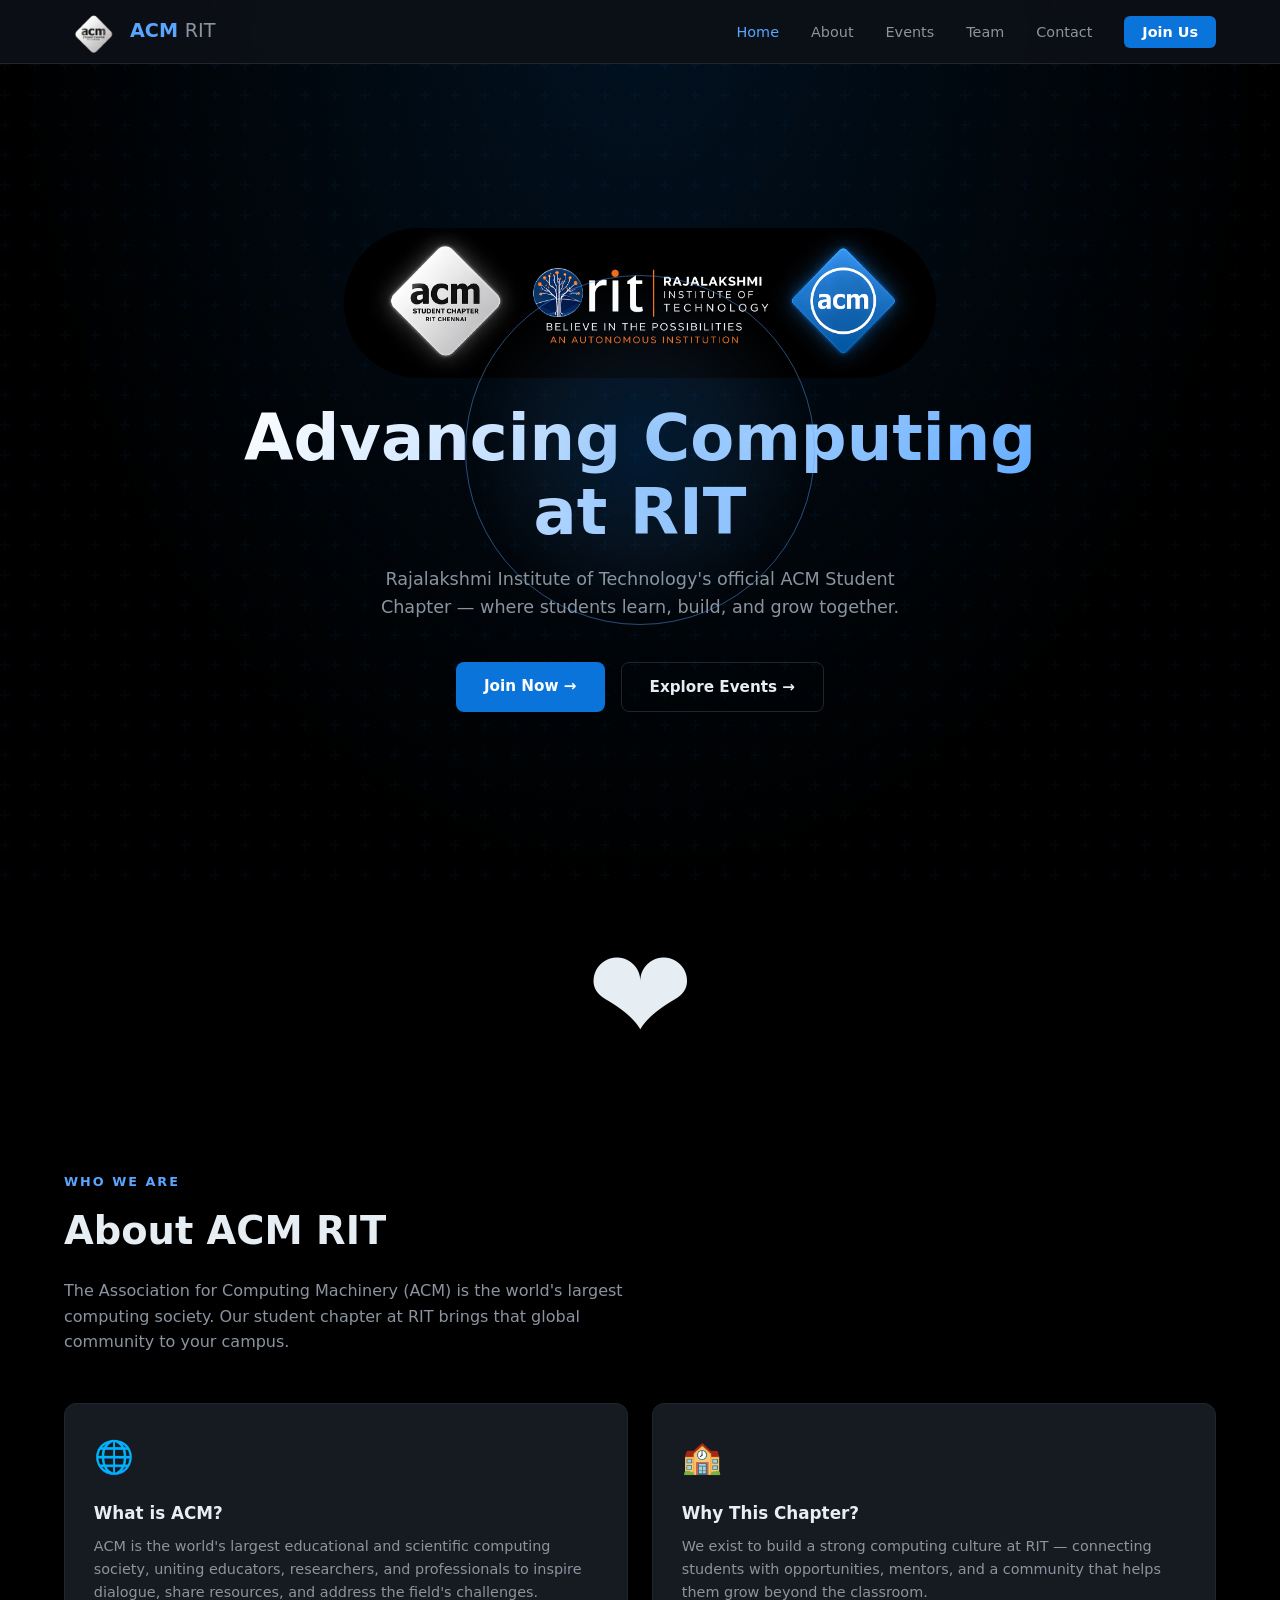
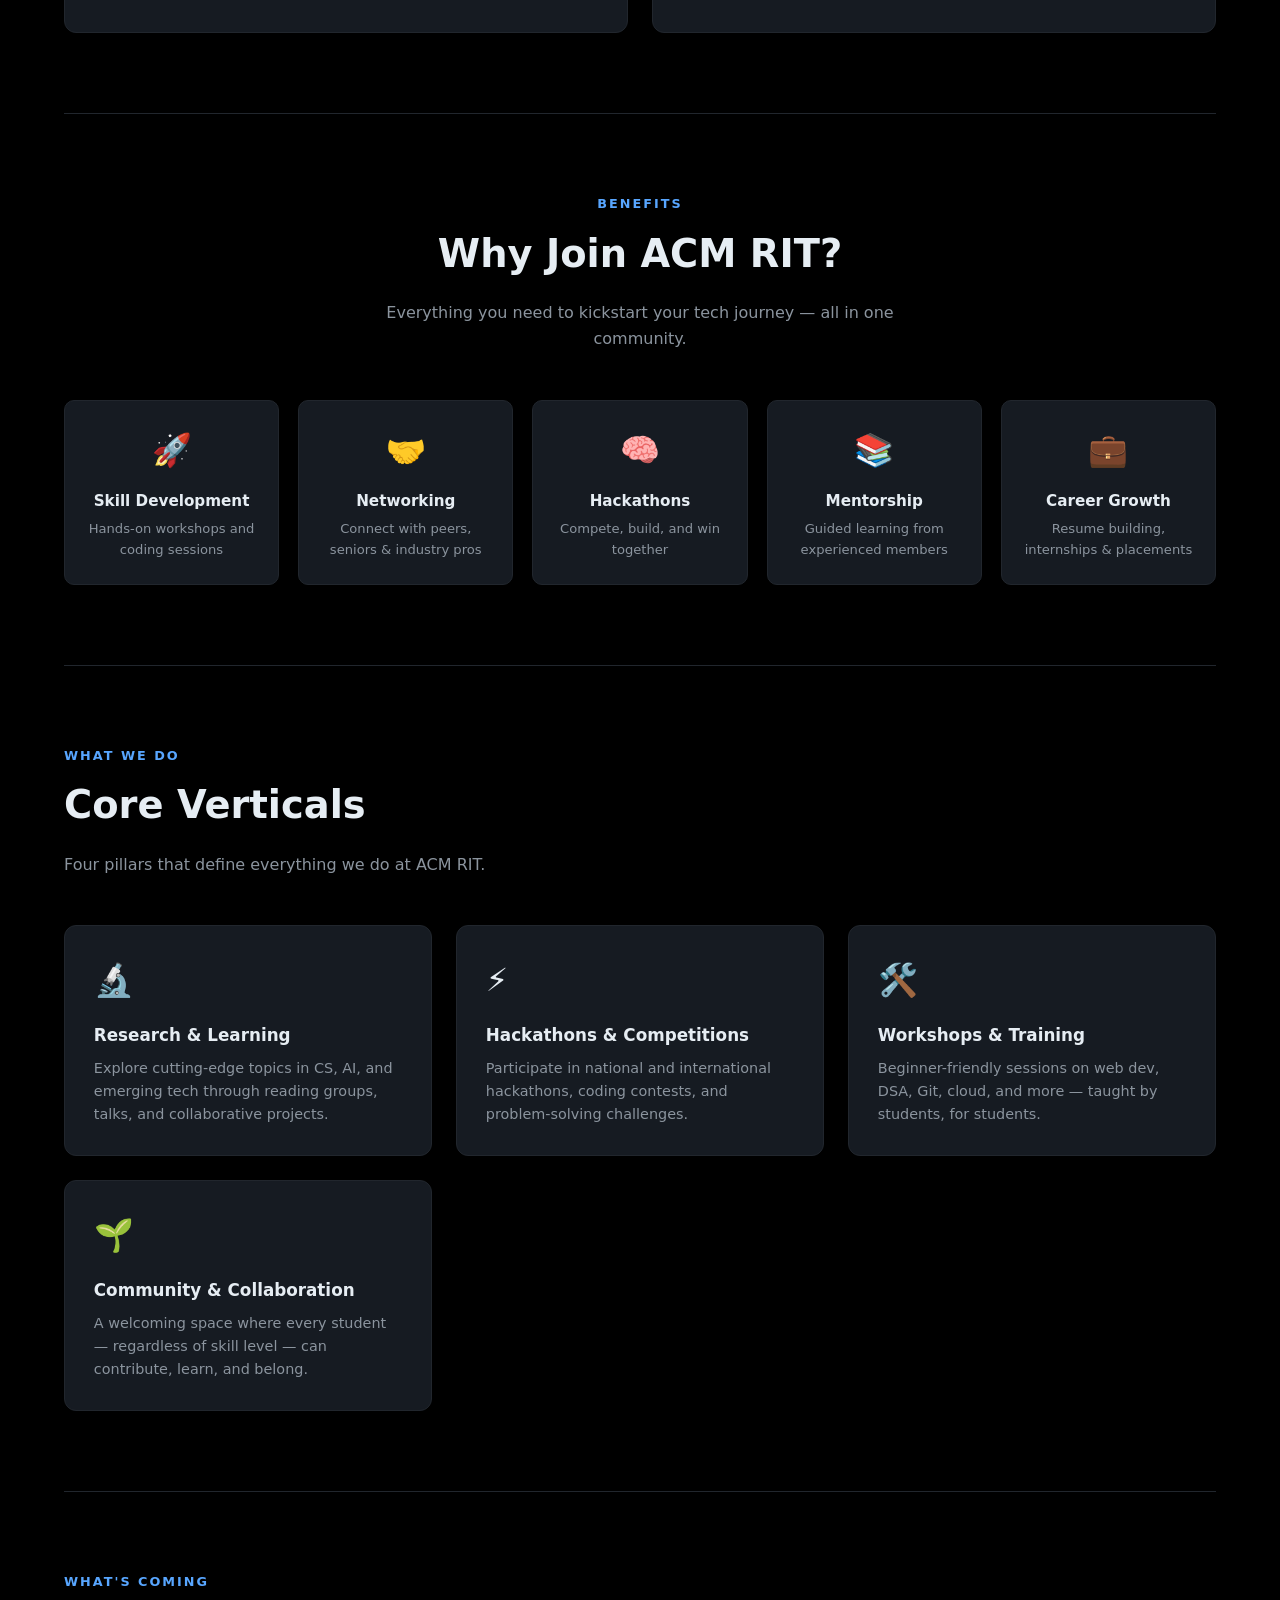
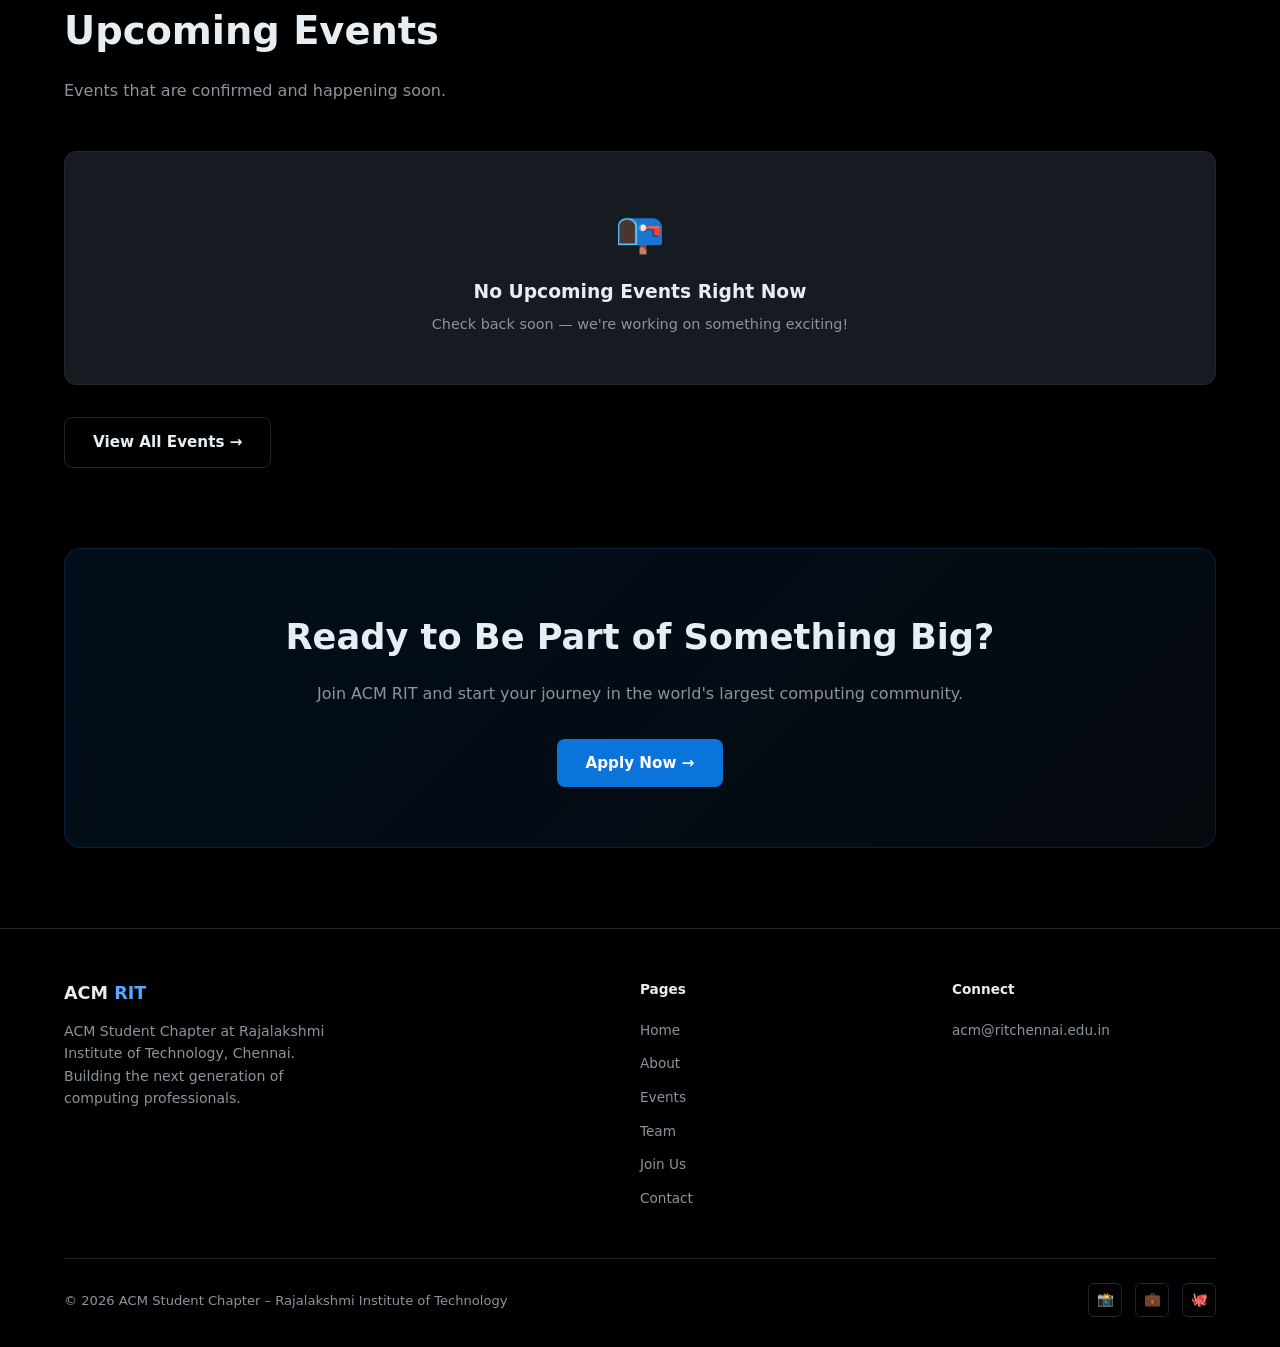
<file: index.html>
<!DOCTYPE html>
<html lang="en">
<head>
  <meta charset="UTF-8" />
  <meta name="viewport" content="width=device-width, initial-scale=1.0" />
  <title>ACM RIT – Advancing Computing at RIT</title>
  <link rel="icon" type="image/png" href="acmrit-removebg-preview.png" />
  <link rel="stylesheet" href="style.css" />
</head>
<body>

  <nav>
    <a href="index.html" class="nav-logo">
      <img src="acmrit-removebg-preview.png" alt="ACM Logo" style="height:56px;width:56px;object-fit:contain;" />
      <span>ACM <span style="color:var(--muted);font-weight:400;">RIT</span></span>
    </a>
    <ul class="nav-links">
      <li><a href="index.html">Home</a></li>
      <li><a href="about.html">About</a></li>
      <li><a href="events.html">Events</a></li>
      <li><a href="team.html">Team</a></li>
      <li><a href="contact.html">Contact</a></li>
      <li><a href="join.html" class="nav-cta">Join Us</a></li>
    </ul>
    <button class="hamburger" aria-label="Menu">
      <span></span><span></span><span></span>
    </button>
  </nav>

  <!-- HERO -->
  <section class="hero">
    <div style="position:relative;z-index:1;display:flex;flex-direction:column;align-items:center;text-align:center;">
      <img src="1234.png" alt="RIT Chennai" style="height:150px;border-radius:150px;margin-bottom:1.5rem;">
      <h1>Advancing Computing<br>at RIT</h1>
      <p>Rajalakshmi Institute of Technology's official ACM Student Chapter — where students learn, build, and grow together.</p>
      <div class="btn-group" style="display:flex;flex-direction:row;justify-content:center;gap:1rem;">
        <a href="join.html" class="btn btn-primary">Join Now →</a>
        <a href="events.html" class="btn btn-outline">Explore Events →</a>
      </div>
    </div>
  </section>

  <!-- BIG HEART -->
  <div style="text-align:center;font-size:8rem;line-height:1;padding:2rem 0;animation:heartbeat 1.2s ease-in-out infinite;">❤️</div>
  <style>
    @keyframes heartbeat {
      0%,100% { transform: scale(1); }
      50% { transform: scale(1.2); }
    }
  </style>

  <!-- ABOUT PREVIEW -->
  <section>
    <div class="section-header">
      <div class="section-label">Who We Are</div>
      <h2 class="section-title">About ACM RIT</h2>
      <p class="section-sub">The Association for Computing Machinery (ACM) is the world's largest computing society. Our student chapter at RIT brings that global community to your campus.</p>
    </div>
    <div class="grid-2 fade-in">
      <div class="card">
        <div class="card-icon">🌐</div>
        <h3>What is ACM?</h3>
        <p>ACM is the world's largest educational and scientific computing society, uniting educators, researchers, and professionals to inspire dialogue, share resources, and address the field's challenges.</p>
      </div>
      <div class="card">
        <div class="card-icon">🏫</div>
        <h3>Why This Chapter?</h3>
        <p>We exist to build a strong computing culture at RIT — connecting students with opportunities, mentors, and a community that helps them grow beyond the classroom.</p>
      </div>
    </div>
  </section>

  <div class="divider"></div>

  <!-- WHY JOIN -->
  <section>
    <div class="section-header center">
      <div class="section-label">Benefits</div>
      <h2 class="section-title">Why Join ACM RIT?</h2>
      <p class="section-sub">Everything you need to kickstart your tech journey — all in one community.</p>
    </div>
    <div class="why-grid fade-in">
      <div class="why-card">
        <div class="icon">🚀</div>
        <h4>Skill Development</h4>
        <p>Hands-on workshops and coding sessions</p>
      </div>
      <div class="why-card">
        <div class="icon">🤝</div>
        <h4>Networking</h4>
        <p>Connect with peers, seniors & industry pros</p>
      </div>
      <div class="why-card">
        <div class="icon">🧠</div>
        <h4>Hackathons</h4>
        <p>Compete, build, and win together</p>
      </div>
      <div class="why-card">
        <div class="icon">📚</div>
        <h4>Mentorship</h4>
        <p>Guided learning from experienced members</p>
      </div>
      <div class="why-card">
        <div class="icon">💼</div>
        <h4>Career Growth</h4>
        <p>Resume building, internships & placements</p>
      </div>
    </div>
  </section>

  <div class="divider"></div>

  <!-- CORE VERTICALS -->
  <section>
    <div class="section-header">
      <div class="section-label">What We Do</div>
      <h2 class="section-title">Core Verticals</h2>
      <p class="section-sub">Four pillars that define everything we do at ACM RIT.</p>
    </div>
    <div class="grid-2 fade-in">
      <div class="card">
        <div class="card-icon">🔬</div>
        <h3>Research & Learning</h3>
        <p>Explore cutting-edge topics in CS, AI, and emerging tech through reading groups, talks, and collaborative projects.</p>
      </div>
      <div class="card">
        <div class="card-icon">⚡</div>
        <h3>Hackathons & Competitions</h3>
        <p>Participate in national and international hackathons, coding contests, and problem-solving challenges.</p>
      </div>
      <div class="card">
        <div class="card-icon">🛠️</div>
        <h3>Workshops & Training</h3>
        <p>Beginner-friendly sessions on web dev, DSA, Git, cloud, and more — taught by students, for students.</p>
      </div>
      <div class="card">
        <div class="card-icon">🌱</div>
        <h3>Community & Collaboration</h3>
        <p>A welcoming space where every student — regardless of skill level — can contribute, learn, and belong.</p>
      </div>
    </div>
  </section>

  <div class="divider"></div>

  <!-- UPCOMING EVENTS -->
  <section>
    <div class="section-header">
      <div class="section-label">What's Coming</div>
      <h2 class="section-title">Upcoming Events</h2>
      <p class="section-sub">Events that are confirmed and happening soon.</p>
    </div>
    <div style="background:var(--card);border:1px solid var(--border);border-radius:12px;padding:3rem 2rem;text-align:center;" class="fade-in">
      <div style="font-size:2.5rem;margin-bottom:0.8rem;">📭</div>
      <h3 style="font-weight:600;margin-bottom:0.4rem;">No Upcoming Events Right Now</h3>
      <p style="color:var(--muted);font-size:0.9rem;">Check back soon — we're working on something exciting!</p>
    </div>
    <div style="margin-top:2rem;">
      <a href="events.html" class="btn btn-outline">View All Events →</a>
    </div>
  </section>

  <!-- CTA -->
  <div class="cta-section fade-in">
    <h2>Ready to Be Part of Something Big?</h2>
    <p>Join ACM RIT and start your journey in the world's largest computing community.</p>
    <a href="join.html" class="btn btn-primary">Apply Now →</a>
  </div>

  <footer>
    <div class="footer-grid">
      <div class="footer-brand">
        <div style="font-weight:700;font-size:1.1rem;">ACM <span style="color:var(--accent);">RIT</span></div>
        <p>ACM Student Chapter at Rajalakshmi Institute of Technology, Chennai. Building the next generation of computing professionals.</p>
      </div>
      <div class="footer-col">
        <h4>Pages</h4>
        <ul>
          <li><a href="index.html">Home</a></li>
          <li><a href="about.html">About</a></li>
          <li><a href="events.html">Events</a></li>
          <li><a href="team.html">Team</a></li>
          <li><a href="join.html">Join Us</a></li>
          <li><a href="contact.html">Contact</a></li>
        </ul>
      </div>
      <div class="footer-col">
        <h4>Connect</h4>
        <ul>
          
          <li><a href="mailto:acm@ritchennai.edu.in">acm@ritchennai.edu.in</a></li>
        </ul>
      </div>
    </div>
    <div class="footer-bottom">
      <p>© 2026 ACM Student Chapter – Rajalakshmi Institute of Technology</p>
      <div class="social-links">
        <a href="#" title="Instagram">📸</a>
        <a href="#" title="LinkedIn">💼</a>
        <a href="#" title="GitHub">🐙</a>
      </div>
    </div>
  </footer>

  <script src="script.js"></script>
</body>
</html>
</file>
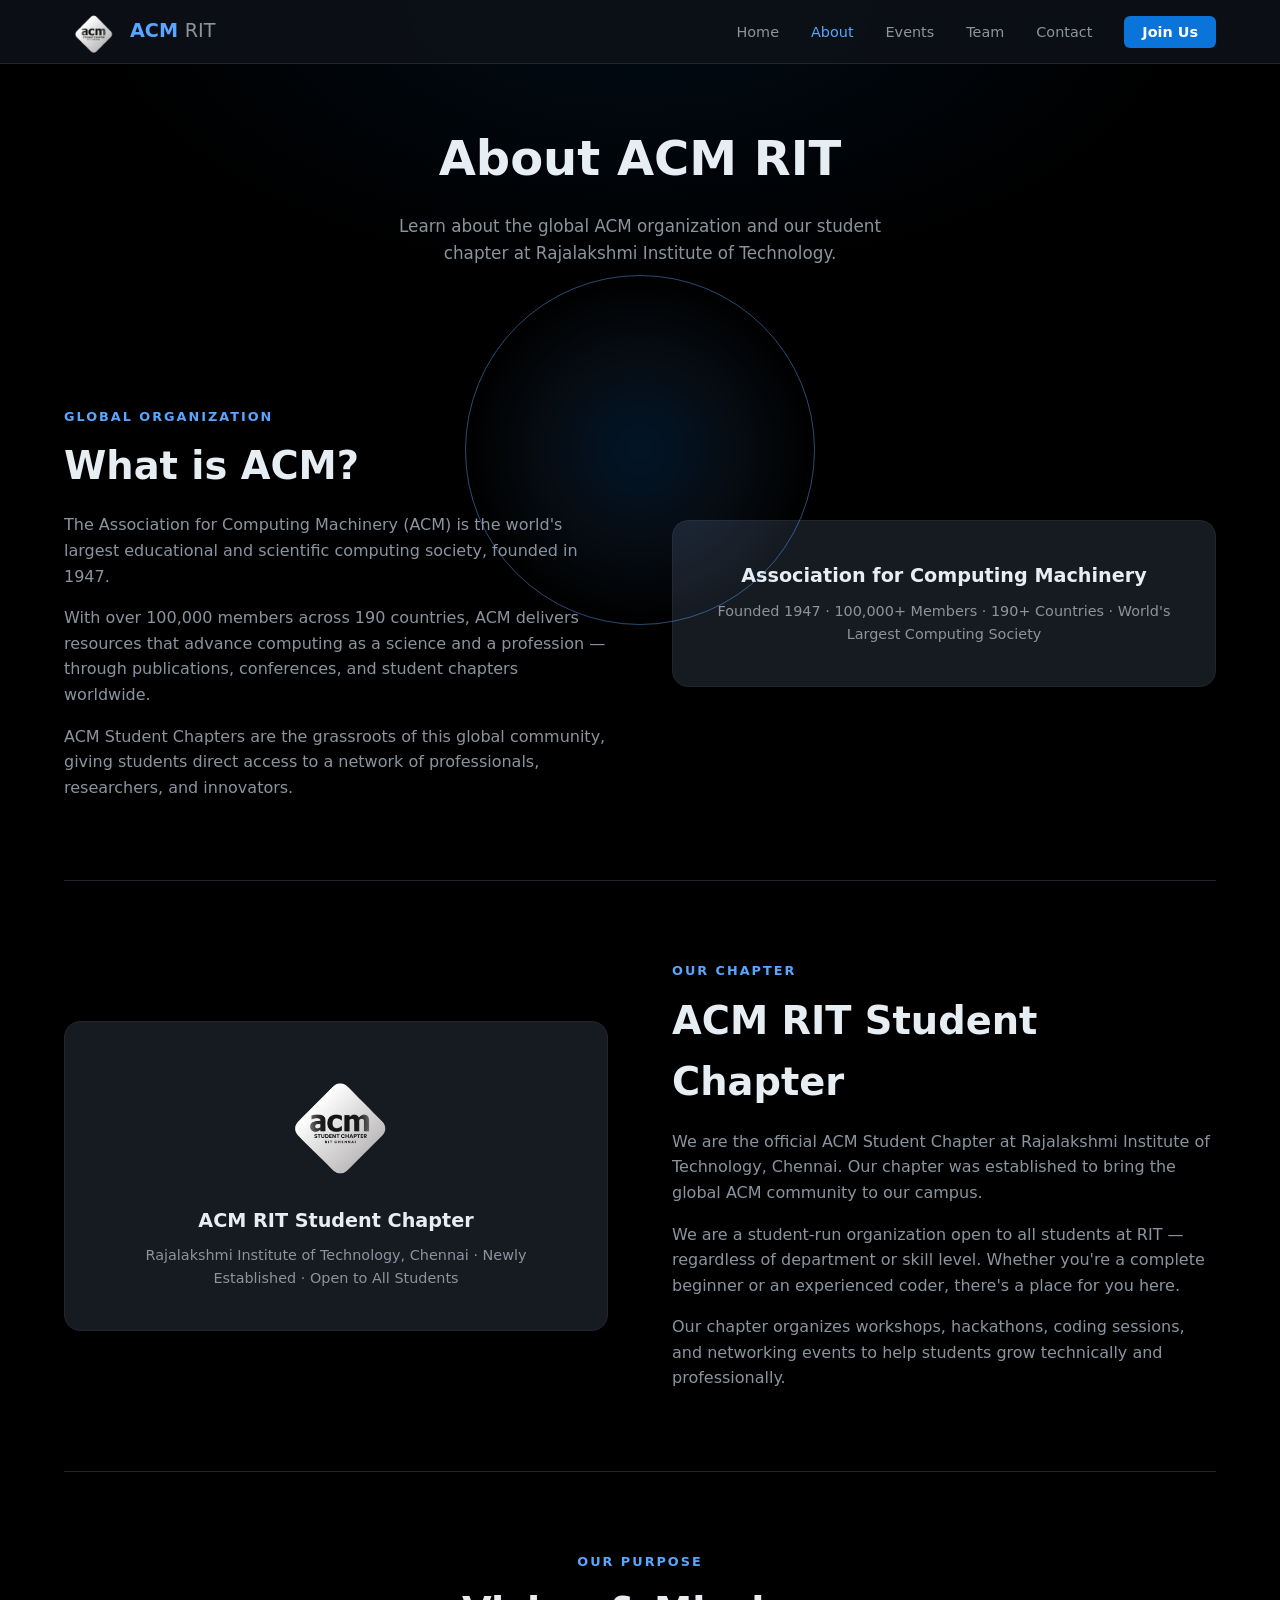
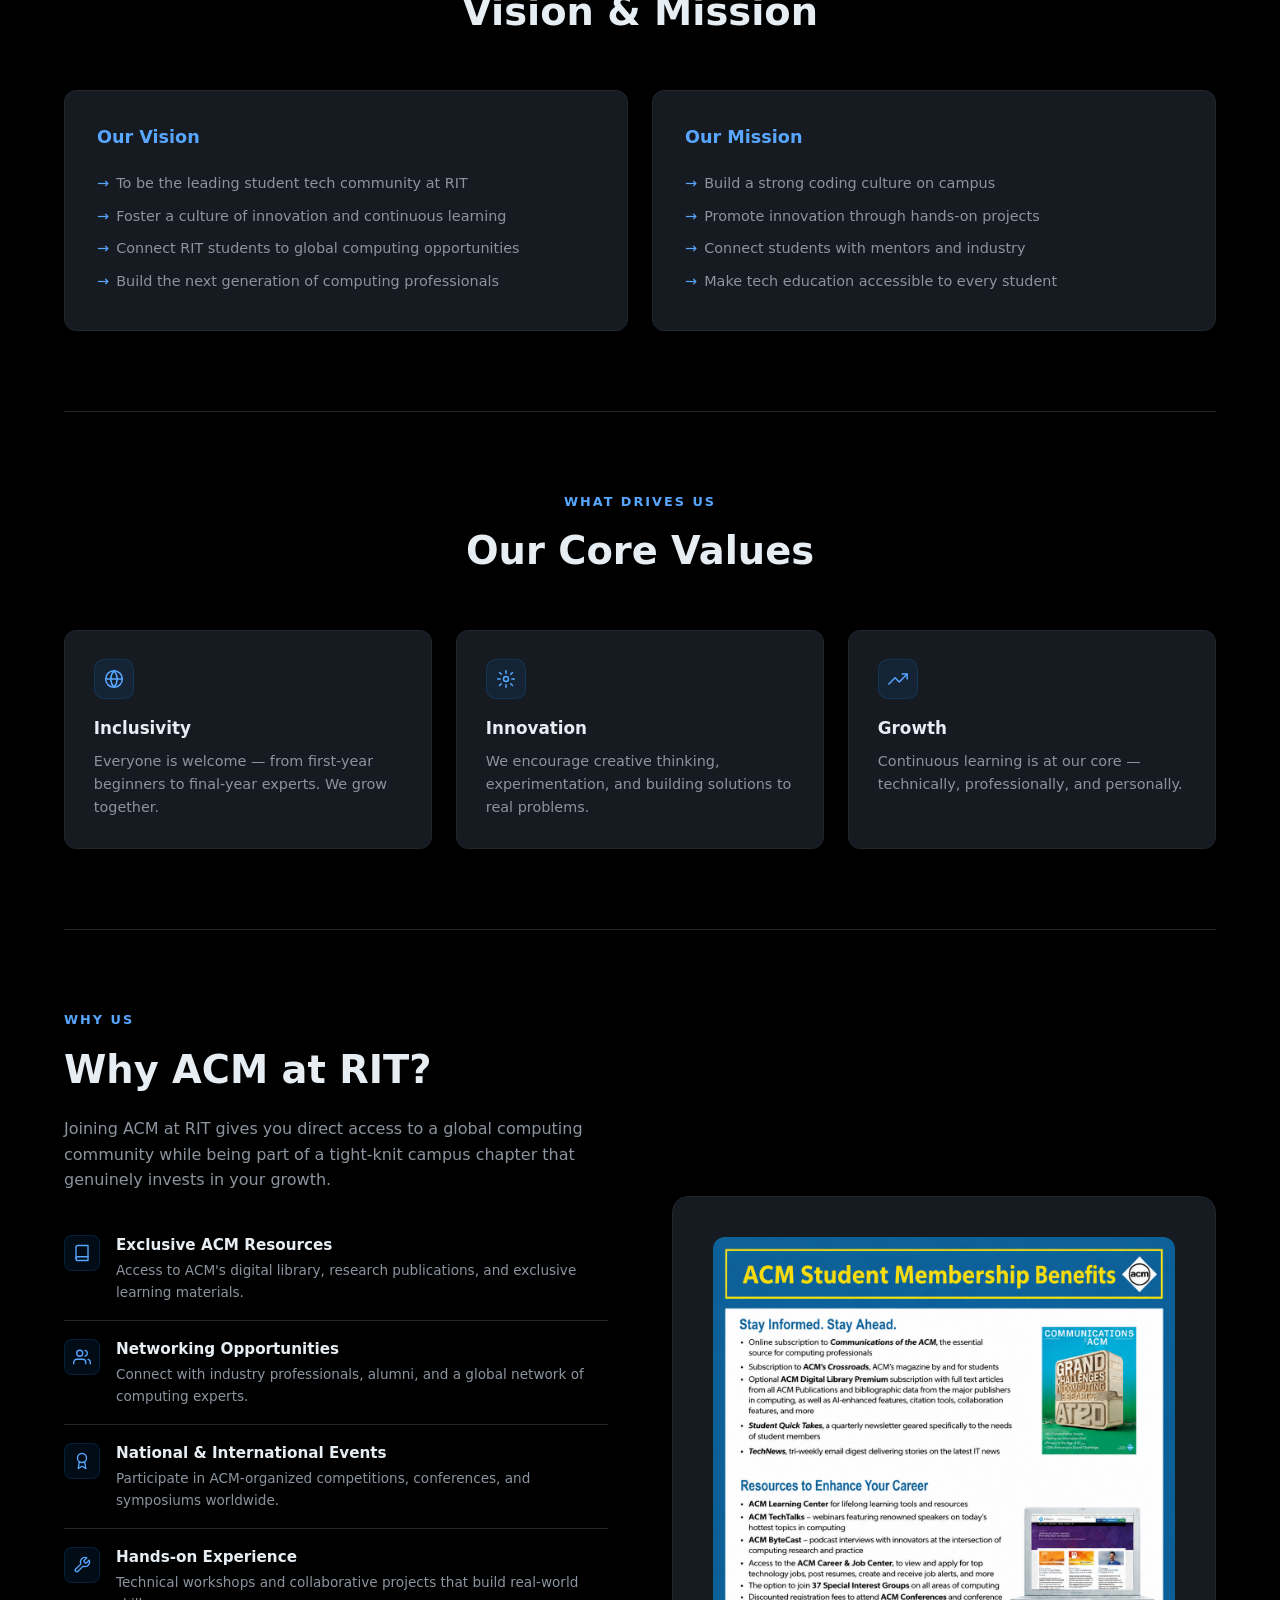
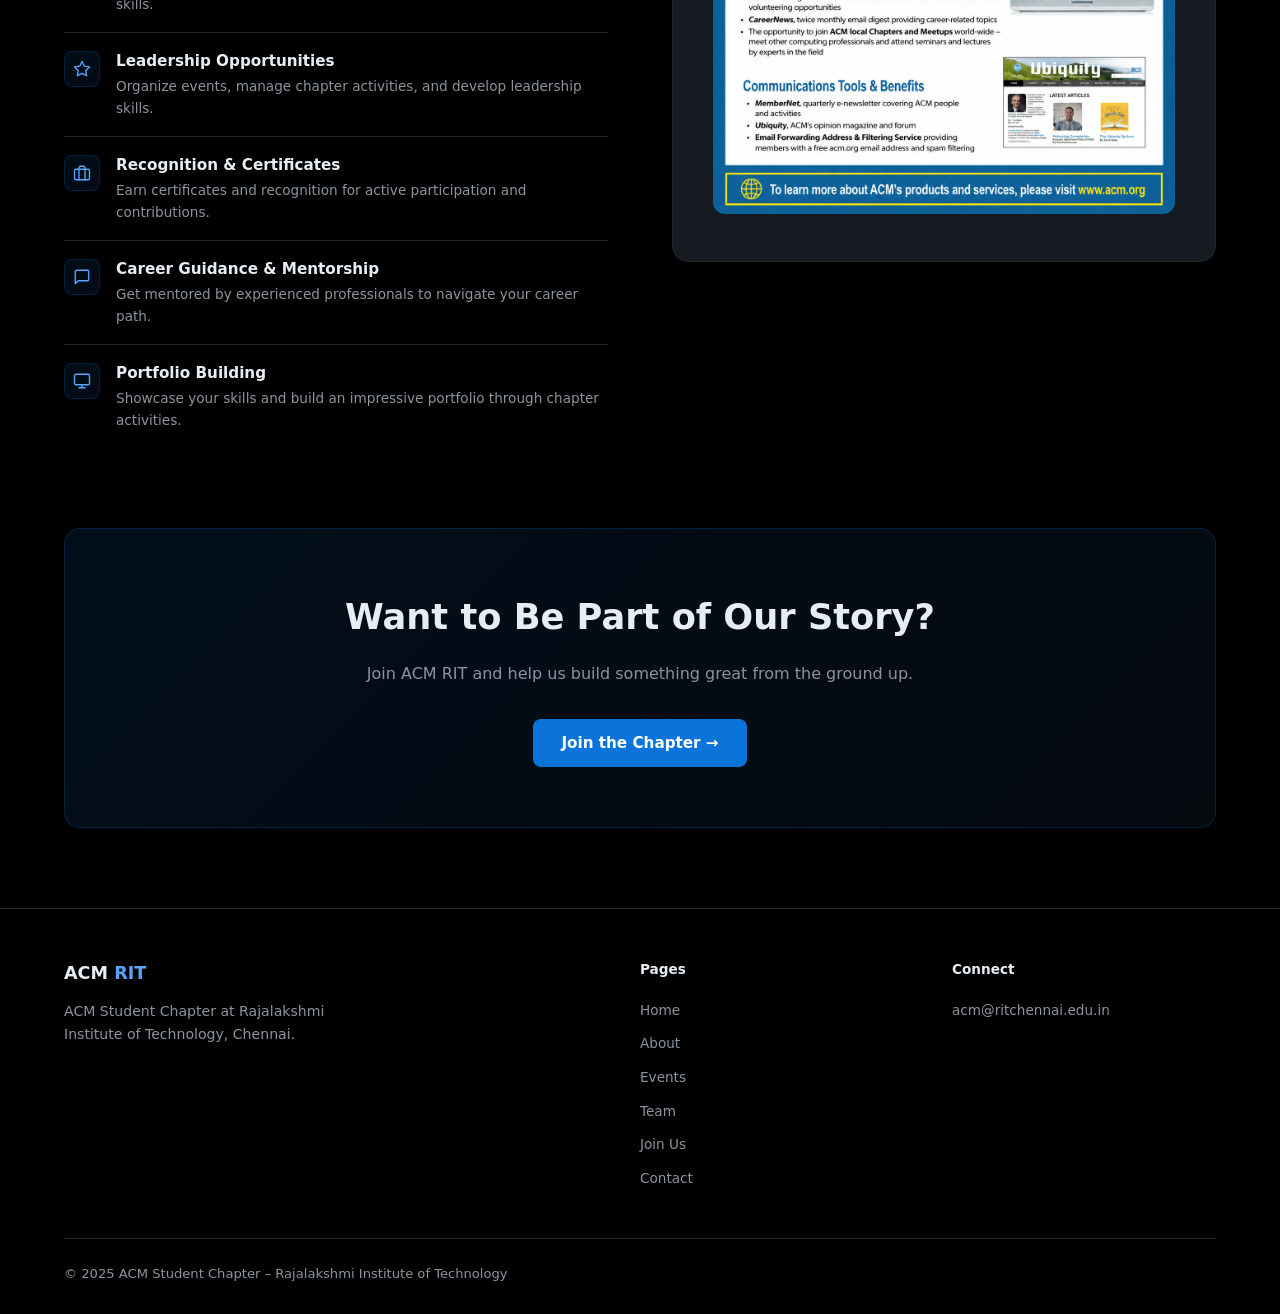
<file: about.html>
<!DOCTYPE html>
<html lang="en">
<head>
  <meta charset="UTF-8" />
  <meta name="viewport" content="width=device-width, initial-scale=1.0" />
  <title>About – ACM RIT</title>
  <link rel="icon" type="image/png" href="acmrit-removebg-preview.png" />
  <link rel="stylesheet" href="style.css" />
</head>
<body>

  <nav>
    <a href="index.html" class="nav-logo">
      <img src="acmrit-removebg-preview.png" alt="ACM Logo" style="height:56px;width:56px;object-fit:contain;" />
      <span>ACM <span style="color:var(--muted);font-weight:400;">RIT</span></span>
    </a>
    <ul class="nav-links">
      <li><a href="index.html">Home</a></li>
      <li><a href="about.html">About</a></li>
      <li><a href="events.html">Events</a></li>
      <li><a href="team.html">Team</a></li>
      <li><a href="contact.html">Contact</a></li>
      <li><a href="join.html" class="nav-cta">Join Us</a></li>
    </ul>
    <button class="hamburger" aria-label="Menu">
      <span></span><span></span><span></span>
    </button>
  </nav>

  <div class="page-hero">
    <h1>About ACM RIT</h1>
    <p>Learn about the global ACM organization and our student chapter at Rajalakshmi Institute of Technology.</p>
  </div>

  <!-- WHAT IS ACM -->
  <section>
    <div class="about-intro fade-in">
      <div>
        <div class="section-label">Global Organization</div>
        <h2 class="section-title">What is ACM?</h2>
        <p style="color:var(--muted);margin-bottom:1rem;">The Association for Computing Machinery (ACM) is the world's largest educational and scientific computing society, founded in 1947.</p>
        <p style="color:var(--muted);margin-bottom:1rem;">With over 100,000 members across 190 countries, ACM delivers resources that advance computing as a science and a profession — through publications, conferences, and student chapters worldwide.</p>
        <p style="color:var(--muted);">ACM Student Chapters are the grassroots of this global community, giving students direct access to a network of professionals, researchers, and innovators.</p>
      </div>
      <div class="about-visual">
        <h3>Association for Computing Machinery</h3>
        <p>Founded 1947 · 100,000+ Members · 190+ Countries · World's Largest Computing Society</p>
      </div>
    </div>
  </section>

  <div class="divider"></div>

  <!-- ABOUT CHAPTER -->
  <section>
    <div class="about-intro fade-in">
      <div class="about-visual">
        <img src="acmrit-removebg-preview.png" alt="ACM RIT Student Chapter" style="height:120px;object-fit:contain;margin-bottom:1rem;">
        <h3>ACM RIT Student Chapter</h3>
        <p>Rajalakshmi Institute of Technology, Chennai · Newly Established · Open to All Students</p>
      </div>
      <div>
        <div class="section-label">Our Chapter</div>
        <h2 class="section-title">ACM RIT Student Chapter</h2>
        <p style="color:var(--muted);margin-bottom:1rem;">We are the official ACM Student Chapter at Rajalakshmi Institute of Technology, Chennai. Our chapter was established to bring the global ACM community to our campus.</p>
        <p style="color:var(--muted);margin-bottom:1rem;">We are a student-run organization open to all students at RIT — regardless of department or skill level. Whether you're a complete beginner or an experienced coder, there's a place for you here.</p>
        <p style="color:var(--muted);">Our chapter organizes workshops, hackathons, coding sessions, and networking events to help students grow technically and professionally.</p>
      </div>
    </div>
  </section>

  <div class="divider"></div>

  <!-- VISION & MISSION -->
  <section>
    <div class="section-header center fade-in">
      <div class="section-label">Our Purpose</div>
      <h2 class="section-title">Vision & Mission</h2>
    </div>
    <div class="vm-grid fade-in">
      <div class="vm-card">
        <h3>Our Vision</h3>
        <ul>
          <li>To be the leading student tech community at RIT</li>
          <li>Foster a culture of innovation and continuous learning</li>
          <li>Connect RIT students to global computing opportunities</li>
          <li>Build the next generation of computing professionals</li>
        </ul>
      </div>
      <div class="vm-card">
        <h3>Our Mission</h3>
        <ul>
          <li>Build a strong coding culture on campus</li>
          <li>Promote innovation through hands-on projects</li>
          <li>Connect students with mentors and industry</li>
          <li>Make tech education accessible to every student</li>
        </ul>
      </div>
    </div>
  </section>

  <div class="divider"></div>

  <!-- VALUES -->
  <section>
    <div class="section-header center fade-in">
      <div class="section-label">What Drives Us</div>
      <h2 class="section-title">Our Core Values</h2>
    </div>
    <div class="grid-3 fade-in">
      <div class="card">
        <div class="card-icon-svg">
          <svg viewBox="0 0 24 24"><circle cx="12" cy="12" r="10"/><path d="M2 12h20M12 2a15 15 0 0 1 0 20M12 2a15 15 0 0 0 0 20"/></svg>
        </div>
        <h3>Inclusivity</h3>
        <p>Everyone is welcome — from first-year beginners to final-year experts. We grow together.</p>
      </div>
      <div class="card">
        <div class="card-icon-svg">
          <svg viewBox="0 0 24 24"><circle cx="12" cy="12" r="3"/><path d="M12 2v3M12 19v3M4.22 4.22l2.12 2.12M17.66 17.66l2.12 2.12M2 12h3M19 12h3M4.22 19.78l2.12-2.12M17.66 6.34l2.12-2.12"/></svg>
        </div>
        <h3>Innovation</h3>
        <p>We encourage creative thinking, experimentation, and building solutions to real problems.</p>
      </div>
      <div class="card">
        <div class="card-icon-svg">
          <svg viewBox="0 0 24 24"><polyline points="23 6 13.5 15.5 8.5 10.5 1 18"/><polyline points="17 6 23 6 23 12"/></svg>
        </div>
        <h3>Growth</h3>
        <p>Continuous learning is at our core — technically, professionally, and personally.</p>
      </div>
    </div>
  </section>

  <div class="divider"></div>

  <!-- WHY ACM AT RIT -->
  <section>
    <div class="about-intro fade-in">
      <div>
        <div class="section-label">Why Us</div>
        <h2 class="section-title">Why ACM at RIT?</h2>
        <p style="color:var(--muted);margin-bottom:1.5rem;">Joining ACM at RIT gives you direct access to a global computing community while being part of a tight-knit campus chapter that genuinely invests in your growth.</p>
        <div class="benefit-item"><div class="anim-icon"><svg viewBox="0 0 24 24"><path d="M4 19.5A2.5 2.5 0 0 1 6.5 17H20"/><path d="M6.5 2H20v20H6.5A2.5 2.5 0 0 1 4 19.5v-15A2.5 2.5 0 0 1 6.5 2z"/></svg></div><div><h4>Exclusive ACM Resources</h4><p>Access to ACM's digital library, research publications, and exclusive learning materials.</p></div></div>
        <div class="benefit-item"><div class="anim-icon"><svg viewBox="0 0 24 24"><path d="M17 21v-2a4 4 0 0 0-4-4H5a4 4 0 0 0-4 4v2"/><circle cx="9" cy="7" r="4"/><path d="M23 21v-2a4 4 0 0 0-3-3.87"/><path d="M16 3.13a4 4 0 0 1 0 7.75"/></svg></div><div><h4>Networking Opportunities</h4><p>Connect with industry professionals, alumni, and a global network of computing experts.</p></div></div>
        <div class="benefit-item"><div class="anim-icon"><svg viewBox="0 0 24 24"><circle cx="12" cy="8" r="6"/><path d="M15.477 12.89L17 22l-5-3-5 3 1.523-9.11"/></svg></div><div><h4>National &amp; International Events</h4><p>Participate in ACM-organized competitions, conferences, and symposiums worldwide.</p></div></div>
        <div class="benefit-item"><div class="anim-icon"><svg viewBox="0 0 24 24"><path d="M14.7 6.3a1 1 0 0 0 0 1.4l1.6 1.6a1 1 0 0 0 1.4 0l3.77-3.77a6 6 0 0 1-7.94 7.94l-6.91 6.91a2.12 2.12 0 0 1-3-3l6.91-6.91a6 6 0 0 1 7.94-7.94l-3.76 3.76z"/></svg></div><div><h4>Hands-on Experience</h4><p>Technical workshops and collaborative projects that build real-world skills.</p></div></div>
        <div class="benefit-item"><div class="anim-icon"><svg viewBox="0 0 24 24"><polygon points="12 2 15.09 8.26 22 9.27 17 14.14 18.18 21.02 12 17.77 5.82 21.02 7 14.14 2 9.27 8.91 8.26 12 2"/></svg></div><div><h4>Leadership Opportunities</h4><p>Organize events, manage chapter activities, and develop leadership skills.</p></div></div>
        <div class="benefit-item"><div class="anim-icon"><svg viewBox="0 0 24 24"><rect x="2" y="7" width="20" height="14" rx="2" ry="2"/><path d="M16 21V5a2 2 0 0 0-2-2h-4a2 2 0 0 0-2 2v16"/></svg></div><div><h4>Recognition &amp; Certificates</h4><p>Earn certificates and recognition for active participation and contributions.</p></div></div>
        <div class="benefit-item"><div class="anim-icon"><svg viewBox="0 0 24 24"><path d="M21 15a2 2 0 0 1-2 2H7l-4 4V5a2 2 0 0 1 2-2h14a2 2 0 0 1 2 2z"/></svg></div><div><h4>Career Guidance &amp; Mentorship</h4><p>Get mentored by experienced professionals to navigate your career path.</p></div></div>
        <div class="benefit-item"><div class="anim-icon"><svg viewBox="0 0 24 24"><rect x="2" y="3" width="20" height="14" rx="2" ry="2"/><line x1="8" y1="21" x2="16" y2="21"/><line x1="12" y1="17" x2="12" y2="21"/></svg></div><div><h4>Portfolio Building</h4><p>Showcase your skills and build an impressive portfolio through chapter activities.</p></div></div>
      </div>
      <div class="about-visual">
        <img src="acm_1.png" alt="Why ACM at RIT" style="width:100%;border-radius:12px;object-fit:cover;">
      </div>
    </div>
  </section>

  <div class="cta-section fade-in">
    <h2>Want to Be Part of Our Story?</h2>
    <p>Join ACM RIT and help us build something great from the ground up.</p>
    <a href="join.html" class="btn btn-primary">Join the Chapter →</a>
  </div>

  <footer>
    <div class="footer-grid">
      <div class="footer-brand">
        <div style="font-weight:700;font-size:1.1rem;">ACM <span style="color:var(--accent);">RIT</span></div>
        <p>ACM Student Chapter at Rajalakshmi Institute of Technology, Chennai.</p>
      </div>
      <div class="footer-col">
        <h4>Pages</h4>
        <ul>
          <li><a href="index.html">Home</a></li>
          <li><a href="about.html">About</a></li>
          <li><a href="events.html">Events</a></li>
          <li><a href="team.html">Team</a></li>
          <li><a href="join.html">Join Us</a></li>
          <li><a href="contact.html">Contact</a></li>
        </ul>
      </div>
      <div class="footer-col">
        <h4>Connect</h4>
        <ul>
          <li><a href="mailto:acm@ritchennai.edu.in">acm@ritchennai.edu.in</a></li>
        </ul>
      </div>
    </div>
    <div class="footer-bottom">
      <p>© 2025 ACM Student Chapter – Rajalakshmi Institute of Technology</p>
    </div>
  </footer>

  <script src="script.js"></script>
</body>
</html>
</file>
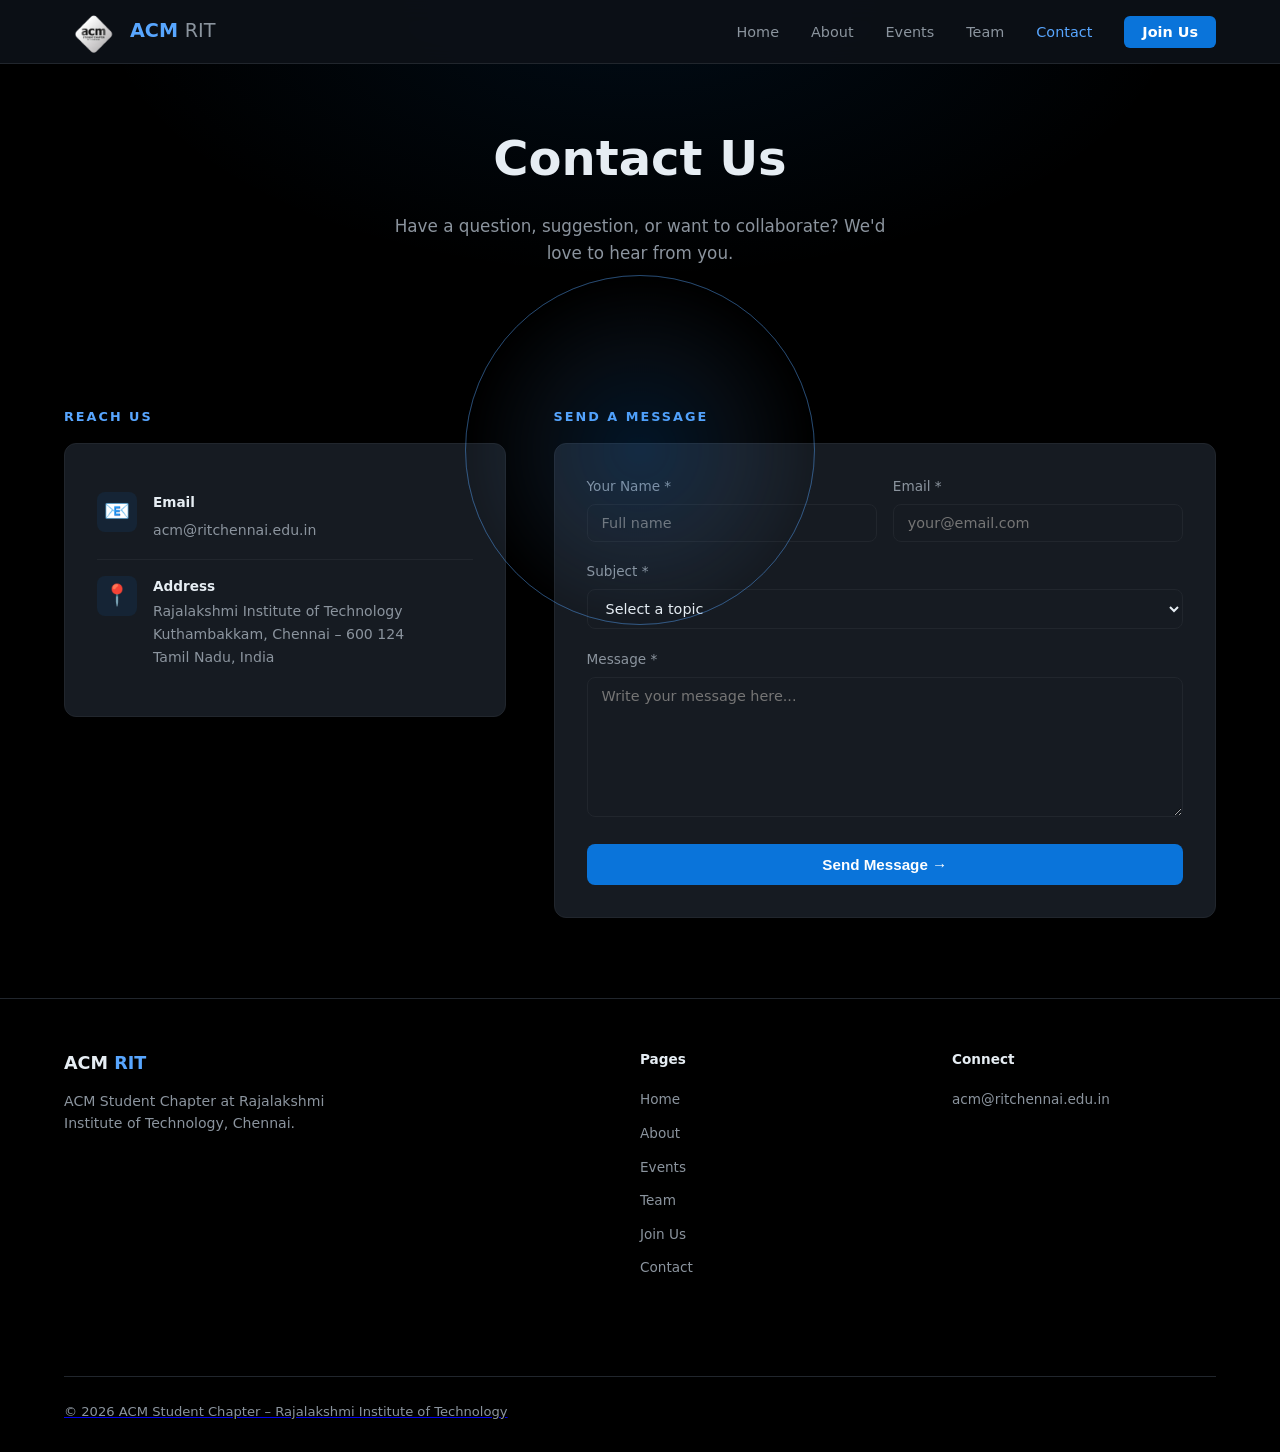
<file: contact.html>
<!DOCTYPE html>
<html lang="en">
<head>
  <meta charset="UTF-8" />
  <meta name="viewport" content="width=device-width, initial-scale=1.0" />
  <title>Contact – ACM RIT</title>
  <link rel="icon" type="image/png" href="acmrit-removebg-preview.png" />
  <link rel="stylesheet" href="style.css" />
</head>
<body>

  <nav>
    <a href="index.html" class="nav-logo">
      <img src="acmrit-removebg-preview.png" alt="ACM Logo" style="height:56px;width:56px;object-fit:contain;" />
      <span>ACM <span style="color:var(--muted);font-weight:400;">RIT</span></span>
    </a>
    <ul class="nav-links">
      <li><a href="index.html">Home</a></li>
      <li><a href="about.html">About</a></li>
      <li><a href="events.html">Events</a></li>
      <li><a href="team.html">Team</a></li>
      <li><a href="contact.html">Contact</a></li>
      <li><a href="join.html" class="nav-cta">Join Us</a></li>
    </ul>
    <button class="hamburger" aria-label="Menu">
      <span></span><span></span><span></span>
    </button>
  </nav>

  <div class="page-hero">
    
    <h1>Contact Us</h1>
    <p>Have a question, suggestion, or want to collaborate? We'd love to hear from you.</p>
  </div>

  <section>
    <div class="contact-grid fade-in">

      <!-- CONTACT INFO -->
      <div>
        <div class="section-label" style="margin-bottom:1rem;">Reach Us</div>
        <div class="contact-info-card">
          <div class="contact-item">
            <div class="ci-icon">📧</div>
            <div>
              <h4>Email</h4>
              <a href="mailto:acm@rit.ac.in">acm@ritchennai.edu.in</a>
            </div>
          </div>
          <div class="contact-item">
            <div class="ci-icon">📍</div>
            <div>
              <h4>Address</h4>
              <p>Rajalakshmi Institute of Technology<br>Kuthambakkam, Chennai – 600 124<br>Tamil Nadu, India</p>
            </div>
          </div>
          
        </div>
      </div>

      <!-- CONTACT FORM -->
      <div>
        <div class="section-label" style="margin-bottom:1rem;">Send a Message</div>
        <div class="card" style="padding:2rem;">
          <form id="contactForm">
            <div class="form-row">
              <div class="form-group">
                <label>Your Name *</label>
                <input type="text" placeholder="Full name" required />
              </div>
              <div class="form-group">
                <label>Email *</label>
                <input type="email" placeholder="your@email.com" required />
              </div>
            </div>
            <div class="form-group">
              <label>Subject *</label>
              <select required>
                <option value="" disabled selected>Select a topic</option>
                <option>General Inquiry</option>
                <option>Membership Question</option>
                <option>Event Collaboration</option>
                <option>Sponsorship</option>
                <option>Technical Issue</option>
                <option>Other</option>
              </select>
            </div>
            <div class="form-group">
              <label>Message *</label>
              <textarea placeholder="Write your message here..." style="min-height:140px;" required></textarea>
            </div>
            <button type="submit" class="btn btn-primary" style="width:100%;">Send Message →</button>
          </form>
        </div>
      </div>

    </div>
  </section>

  

  <footer>
    <div class="footer-grid">
      <div class="footer-brand">
        <div style="font-weight:700;font-size:1.1rem;">ACM <span style="color:var(--accent);">RIT</span></div>
        <p>ACM Student Chapter at Rajalakshmi Institute of Technology, Chennai.</p>
      </div>
      <div class="footer-col">
        <h4>Pages</h4>
        <ul>
          <li><a href="index.html">Home</a></li>
          <li><a href="about.html">About</a></li>
          <li><a href="events.html">Events</a></li>
          <li><a href="team.html">Team</a></li>
          <li><a href="join.html">Join Us</a></li>
          <li><a href="contact.html">Contact</a></li>
        </ul>
      </div>
      <div class="footer-col">
        <h4>Connect</h4>
        <ul>
          
          <li><a href="mailto:acm@ritchennai.edu.in">acm@ritchennai.edu.in</li>
        </ul>
      </div>
    </div>
    <div class="footer-bottom">
      <p>© 2026 ACM Student Chapter – Rajalakshmi Institute of Technology</p>
      
    </div>
  </footer>

  <script src="script.js"></script>
</body>
</html>
</file>
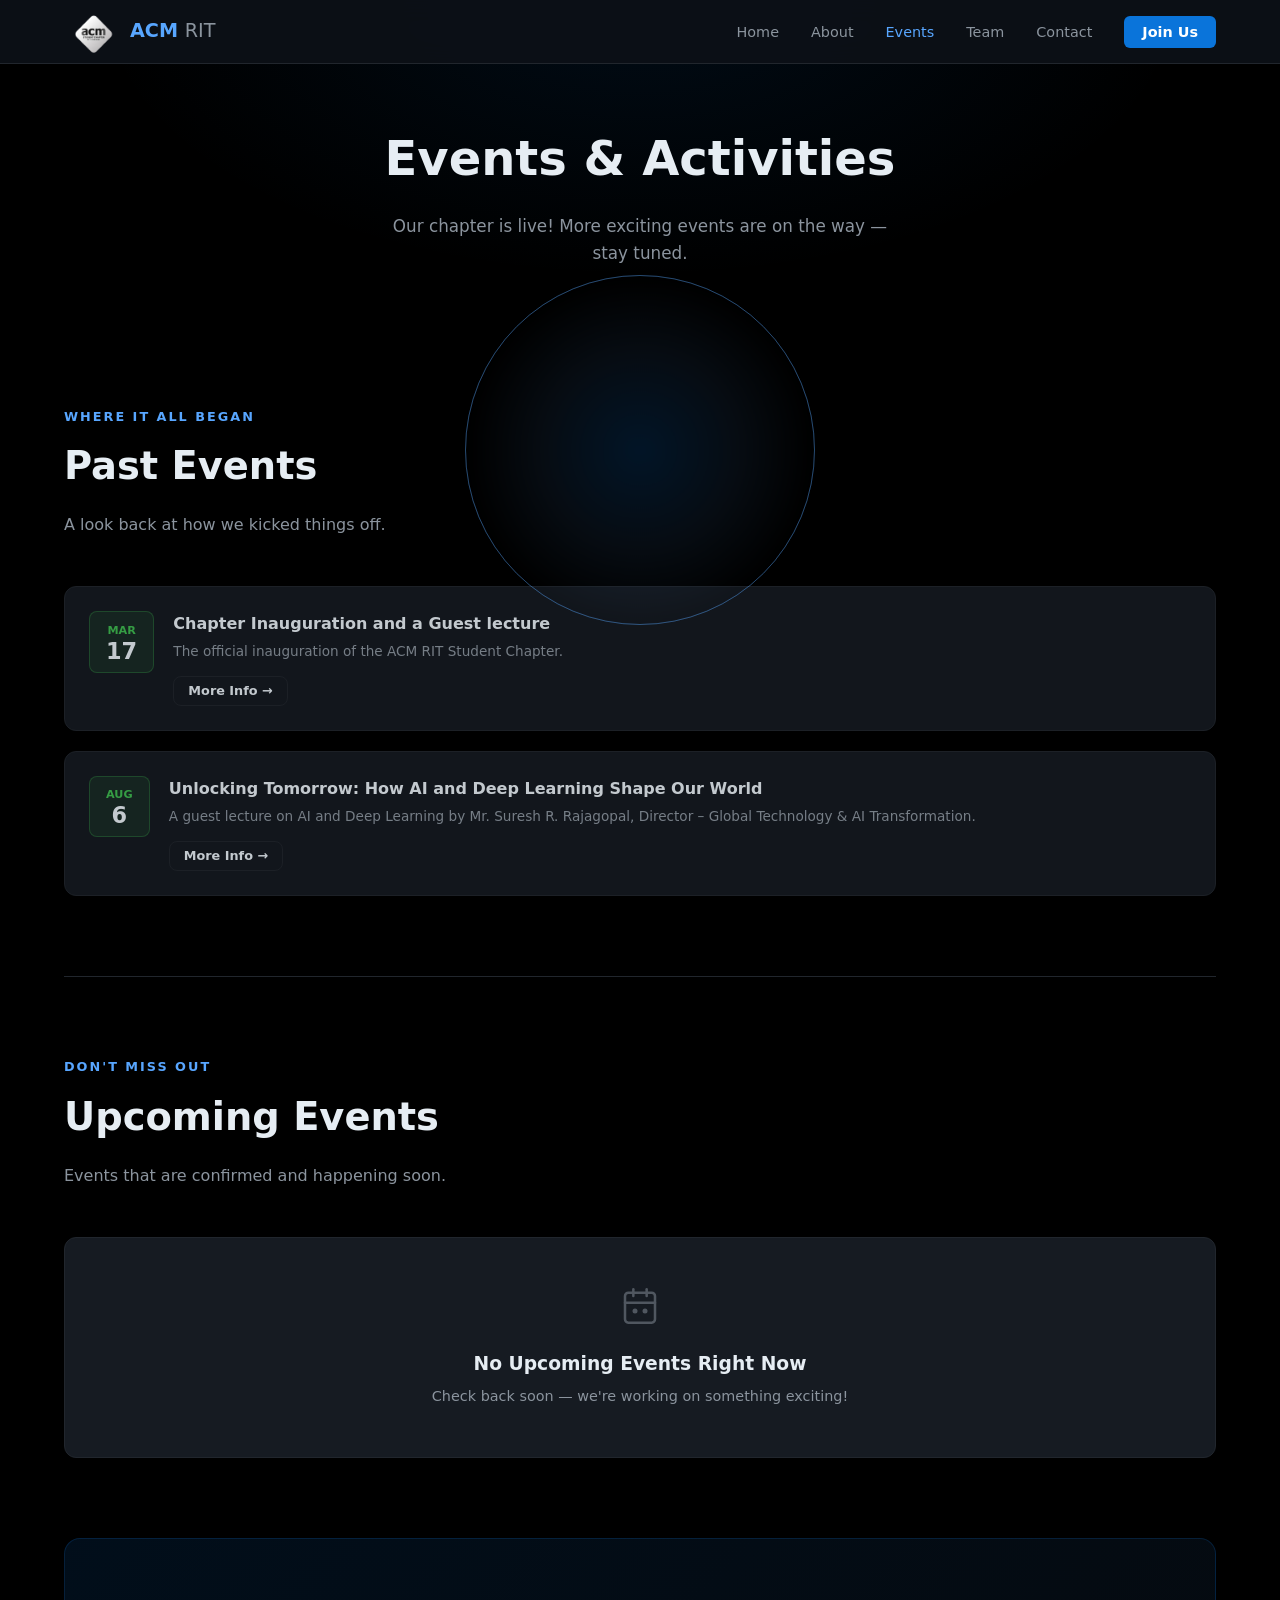
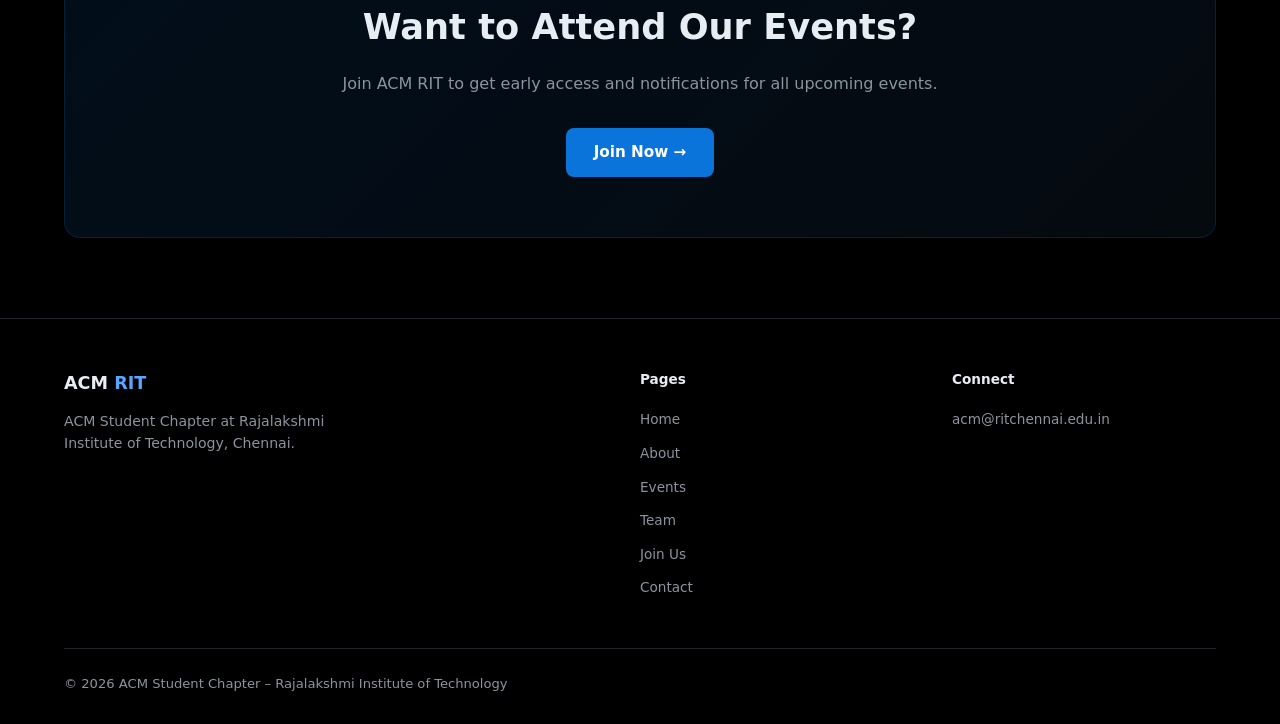
<file: events.html>
<!DOCTYPE html>
<html lang="en">
<head>
  <meta charset="UTF-8" />
  <meta name="viewport" content="width=device-width, initial-scale=1.0" />
  <title>Events – ACM RIT</title>
  <link rel="icon" type="image/png" href="acmrit-removebg-preview.png" />
  <link rel="stylesheet" href="style.css" />
</head>
<body>

  <nav>
    <a href="index.html" class="nav-logo">
      <img src="acmrit-removebg-preview.png" alt="ACM Logo" style="height:56px;width:56px;object-fit:contain;" />
      <span>ACM <span style="color:var(--muted);font-weight:400;">RIT</span></span>
    </a>
    <ul class="nav-links">
      <li><a href="index.html">Home</a></li>
      <li><a href="about.html">About</a></li>
      <li><a href="events.html">Events</a></li>
      <li><a href="team.html">Team</a></li>
      <li><a href="contact.html">Contact</a></li>
      <li><a href="join.html" class="nav-cta">Join Us</a></li>
    </ul>
    <button class="hamburger" aria-label="Menu">
      <span></span><span></span><span></span>
    </button>
  </nav>

  <div class="page-hero">
    
    <h1>Events & Activities</h1>
    <p>Our chapter is live! More exciting events are on the way — stay tuned.</p>
  </div>

  <!-- PAST EVENTS -->
  <section>
    <div class="section-header fade-in">
      <div class="section-label">Where It All Began</div>
      <h2 class="section-title">Past Events</h2>
      <p class="section-sub">A look back at how we kicked things off.</p>
    </div>
    <div style="display:flex;flex-direction:column;gap:1.2rem;" class="fade-in">

      <a href="event1.html" style="text-decoration:none;color:inherit;display:block;">
      <div class="event-card" style="opacity:0.85;cursor:pointer;">
        <div class="event-date" style="background:rgba(63,185,80,0.1);border-color:rgba(63,185,80,0.3);">
          <div class="month" style="color:var(--green);">MAR</div>
          <div class="day">17</div>
        </div>
        <div class="event-info">
          <h3>Chapter Inauguration and a Guest lecture</h3>
          <p>The official inauguration of the ACM RIT Student Chapter.</p>
          <div style="display:flex;gap:0.5rem;flex-wrap:wrap;align-items:center;margin-top:0.8rem;">
         
            <span class="btn btn-outline" style="padding:4px 14px;font-size:0.8rem;">More Info →</span>
          </div>
        </div>
      </div>
      </a>

      <a href="event2.html" style="text-decoration:none;color:inherit;display:block;">
      <div class="event-card" style="opacity:0.85;cursor:pointer;">
        <div class="event-date" style="background:rgba(63,185,80,0.1);border-color:rgba(63,185,80,0.3);">
          <div class="month" style="color:var(--green);">AUG</div>
          <div class="day">6</div>
        </div>
        <div class="event-info">
          <h3>Unlocking Tomorrow: How AI and Deep Learning Shape Our World</h3>
          <p>A guest lecture on AI and Deep Learning by Mr. Suresh R. Rajagopal, Director – Global Technology &amp; AI Transformation.</p>
          <div style="display:flex;gap:0.5rem;flex-wrap:wrap;align-items:center;margin-top:0.8rem;">
            
            <span class="btn btn-outline" style="padding:4px 14px;font-size:0.8rem;">More Info →</span>
          </div>
        </div>
      </div>
      </a>

    </div>
  </section>

  <div class="divider"></div>

  <!-- UPCOMING EVENTS -->
  <section>
    <div class="section-header fade-in">
      <div class="section-label">Don't Miss Out</div>
      <h2 class="section-title">Upcoming Events</h2>
      <p class="section-sub">Events that are confirmed and happening soon.</p>
    </div>
    <div style="background:var(--card);border:1px solid var(--border);border-radius:12px;padding:3rem 2rem;text-align:center;" class="fade-in">
      <div style="margin-bottom:1rem;">
        <svg width="40" height="40" viewBox="0 0 24 24" fill="none" stroke="var(--muted)" stroke-width="1.5" stroke-linecap="round" stroke-linejoin="round" style="opacity:0.5;"><rect x="3" y="4" width="18" height="18" rx="2"/><line x1="16" y1="2" x2="16" y2="6"/><line x1="8" y1="2" x2="8" y2="6"/><line x1="3" y1="10" x2="21" y2="10"/><line x1="9" y1="15" x2="9" y2="15" stroke-width="3"/><line x1="15" y1="15" x2="15" y2="15" stroke-width="3"/></svg>
      </div>
      <h3 style="font-weight:600;margin-bottom:0.4rem;">No Upcoming Events Right Now</h3>
      <p style="color:var(--muted);font-size:0.9rem;">Check back soon — we're working on something exciting!</p>
    </div>
  </section>


  <div class="cta-section fade-in">
    <h2>Want to Attend Our Events?</h2>
    <p>Join ACM RIT to get early access and notifications for all upcoming events.</p>
    <a href="join.html" class="btn btn-primary">Join Now →</a>
  </div>

  <footer>
    <div class="footer-grid">
      <div class="footer-brand">
        <div style="font-weight:700;font-size:1.1rem;">ACM <span style="color:var(--accent);">RIT</span></div>
        <p>ACM Student Chapter at Rajalakshmi Institute of Technology, Chennai.</p>
      </div>
      <div class="footer-col">
        <h4>Pages</h4>
        <ul>
          <li><a href="index.html">Home</a></li>
          <li><a href="about.html">About</a></li>
          <li><a href="events.html">Events</a></li>
          <li><a href="team.html">Team</a></li>
          <li><a href="join.html">Join Us</a></li>
          <li><a href="contact.html">Contact</a></li>
        </ul>
      </div>
      <div class="footer-col">
        <h4>Connect</h4>
        <ul>
          
          <li><a href="mailto:acm@ritchennai.edu.in">acm@ritchennai.edu.in</a></li>
        </ul>
      </div>
    </div>
    <div class="footer-bottom">
      <p>© 2026 ACM Student Chapter – Rajalakshmi Institute of Technology</p>
      
    </div>
  </footer>

  <script src="script.js"></script>
</body>
</html>
</file>
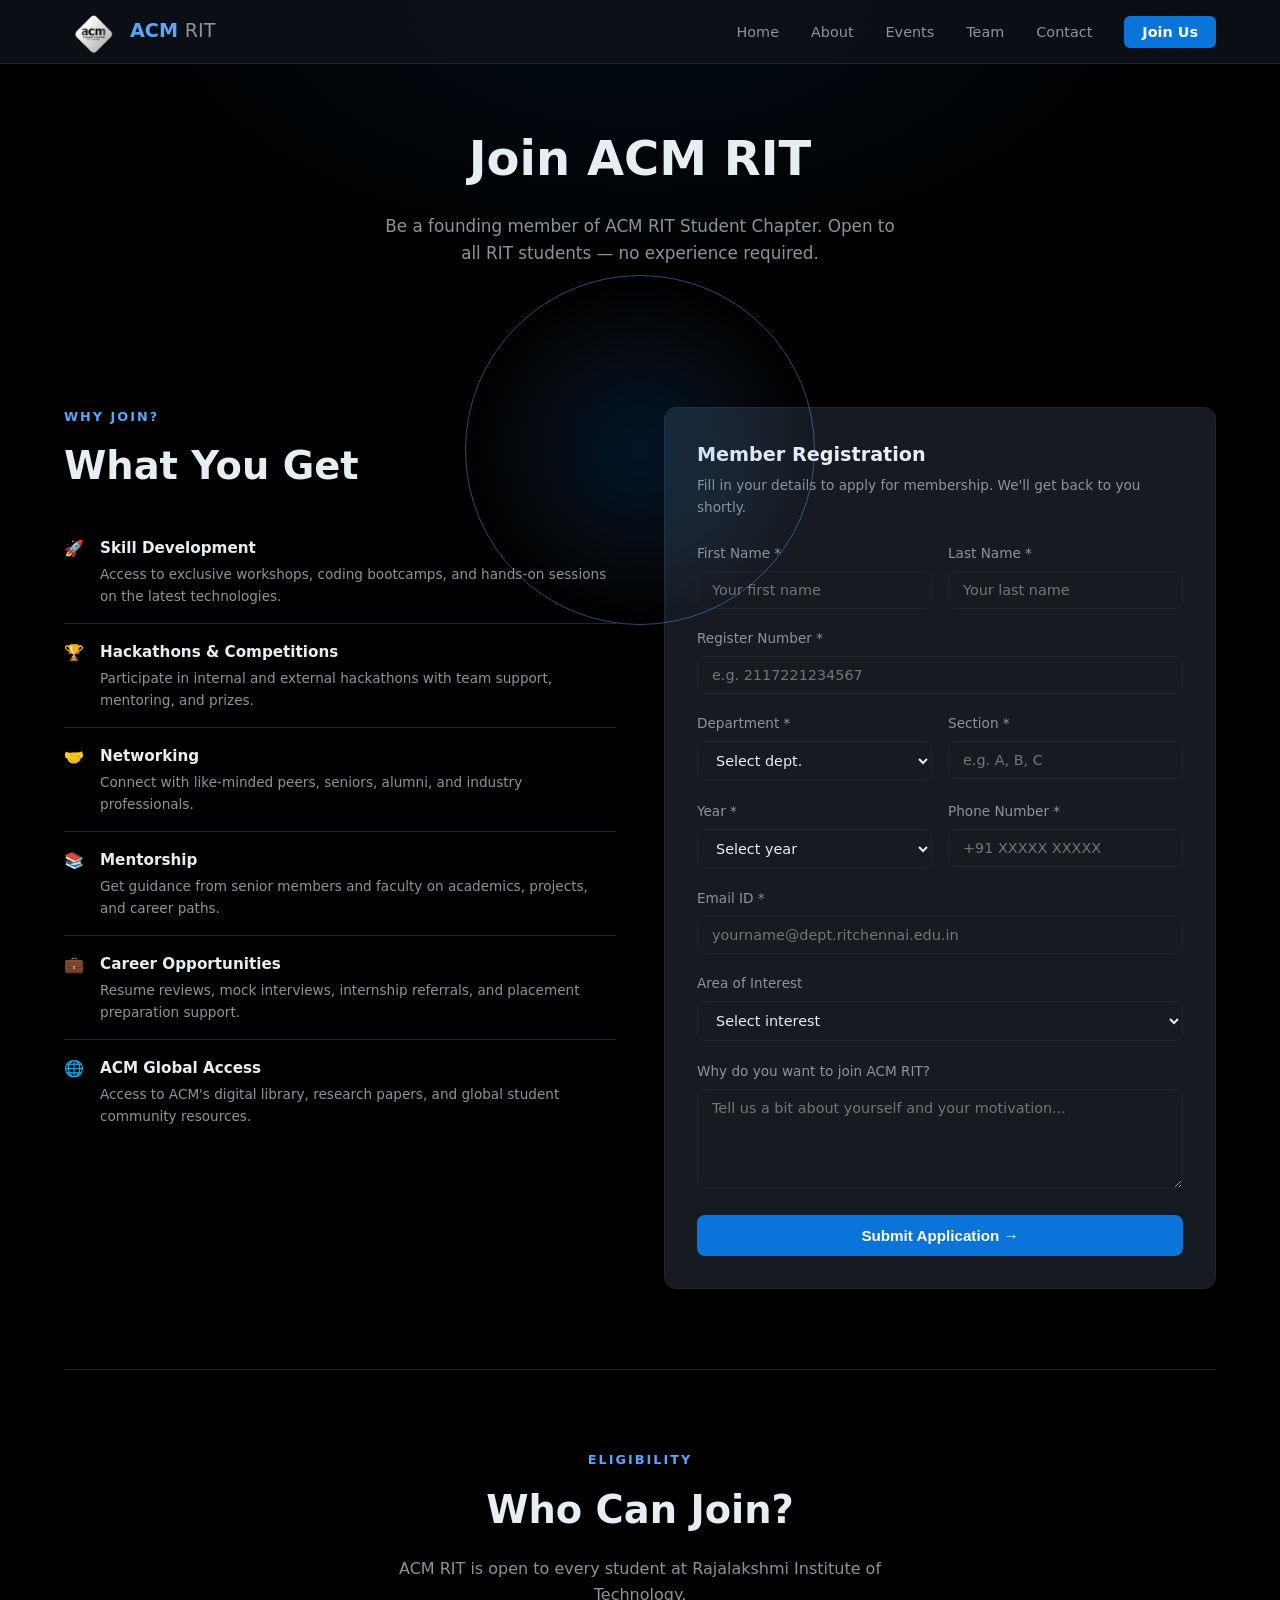
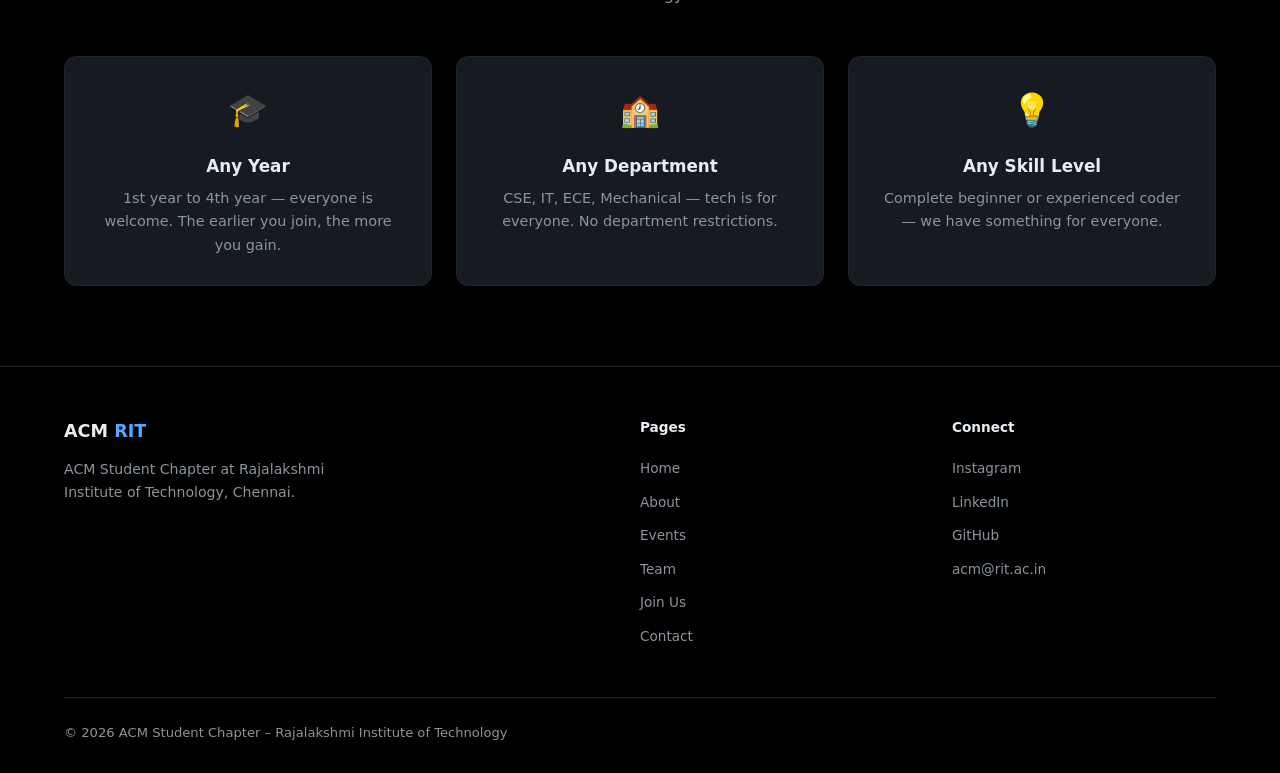
<file: join.html>
<!DOCTYPE html>
<html lang="en">
<head>
  <meta charset="UTF-8" />
  <meta name="viewport" content="width=device-width, initial-scale=1.0" />
  <title>Join Us – ACM RIT</title>
  <link rel="icon" type="image/png" href="acmrit-removebg-preview.png" />
  <link rel="stylesheet" href="style.css" />
</head>
<body>

  <nav>
    <a href="index.html" class="nav-logo">
      <img src="acmrit-removebg-preview.png" alt="ACM Logo" style="height:56px;width:56px;object-fit:contain;" />
      <span>ACM <span style="color:var(--muted);font-weight:400;">RIT</span></span>
    </a>
    <ul class="nav-links">
      <li><a href="index.html">Home</a></li>
      <li><a href="about.html">About</a></li>
      <li><a href="events.html">Events</a></li>
      <li><a href="team.html">Team</a></li>
      <li><a href="contact.html">Contact</a></li>
      <li><a href="join.html" class="nav-cta">Join Us</a></li>
    </ul>
    <button class="hamburger" aria-label="Menu">
      <span></span><span></span><span></span>
    </button>
  </nav>

  <div class="page-hero">
    
    <h1>Join ACM RIT</h1>
    <p>Be a founding member of ACM RIT Student Chapter. Open to all RIT students — no experience required.</p>
  </div>

  <div id="successBanner" style="display:none;background:rgba(63,185,80,0.12);border:1px solid rgba(63,185,80,0.3);color:#3fb950;padding:1rem 5%;text-align:center;font-weight:600;">
    Application submitted successfully! We'll get back to you soon.
  </div>

  <!-- WHY JOIN + BENEFITS -->
  <section>
    <div style="display:grid;grid-template-columns:1fr 1fr;gap:3rem;align-items:start;" class="fade-in join-grid">
      <div>
        <div class="section-label">Why Join?</div>
        <h2 class="section-title">What You Get</h2>
        <div style="margin-top:1.5rem;">
          <div class="benefit-item">
            <div class="benefit-icon">🚀</div>
            <div>
              <h4>Skill Development</h4>
              <p>Access to exclusive workshops, coding bootcamps, and hands-on sessions on the latest technologies.</p>
            </div>
          </div>
          <div class="benefit-item">
            <div class="benefit-icon">🏆</div>
            <div>
              <h4>Hackathons & Competitions</h4>
              <p>Participate in internal and external hackathons with team support, mentoring, and prizes.</p>
            </div>
          </div>
          <div class="benefit-item">
            <div class="benefit-icon">🤝</div>
            <div>
              <h4>Networking</h4>
              <p>Connect with like-minded peers, seniors, alumni, and industry professionals.</p>
            </div>
          </div>
          <div class="benefit-item">
            <div class="benefit-icon">📚</div>
            <div>
              <h4>Mentorship</h4>
              <p>Get guidance from senior members and faculty on academics, projects, and career paths.</p>
            </div>
          </div>
          <div class="benefit-item">
            <div class="benefit-icon">💼</div>
            <div>
              <h4>Career Opportunities</h4>
              <p>Resume reviews, mock interviews, internship referrals, and placement preparation support.</p>
            </div>
          </div>
          <div class="benefit-item">
            <div class="benefit-icon">🌐</div>
            <div>
              <h4>ACM Global Access</h4>
              <p>Access to ACM's digital library, research papers, and global student community resources.</p>
            </div>
          </div>
        </div>
      </div>

      <!-- FORM -->
      <div>
        <div class="card" style="padding:2rem;">
          <h3 style="font-size:1.2rem;font-weight:700;margin-bottom:0.3rem;">Member Registration</h3>
          <p style="color:var(--muted);font-size:0.85rem;margin-bottom:1.5rem;">Fill in your details to apply for membership. We'll get back to you shortly.</p>

          <form id="joinForm" action="submit.php" method="POST">
            <div class="form-row">
              <div class="form-group">
                <label>First Name *</label>
                <input type="text" name="first_name" placeholder="Your first name" required />
              </div>
              <div class="form-group">
                <label>Last Name *</label>
                <input type="text" name="last_name" placeholder="Your last name" required />
              </div>
            </div>
            <div class="form-group">
              <label>Register Number *</label>
              <input type="text" name="register_number" placeholder="e.g. 2117221234567" pattern="21172[0-9]{8}" title="Register number must be 13 digits starting with 21172" required />
            </div>
            <div class="form-row">
              <div class="form-group">
                <label>Department *</label>
                <select name="department" required>
                  <option value="" disabled selected>Select dept.</option>
                  <option value="CSE">CSE</option>
                  <option value="CSBS">CSBS</option>
                  <option value="AIML">AIML</option>
                  <option value="AIDS">AIDS</option>
                  <option value="CCE">CCE</option>
                  <option value="Mechanical">Mechanical</option>
                  <option value="Biotech">Biotech</option>
                  <option value="ECE">ECE</option>
                  <option value="EE-VLSI">EE-VLSI</option>
                </select>
              </div>
              <div class="form-group">
                <label>Section *</label>
                <input type="text" name="section" placeholder="e.g. A, B, C" required />
              </div>
            </div>
            <div class="form-row">
              <div class="form-group">
                <label>Year *</label>
                <select name="year" required>
                  <option value="" disabled selected>Select year</option>
                  <option>1st Year</option>
                  <option>2nd Year</option>
                  <option>3rd Year</option>
                  <option>4th Year</option>
                </select>
              </div>
              <div class="form-group">
                <label>Phone Number *</label>
                <input type="tel" name="phone" placeholder="+91 XXXXX XXXXX" required />
              </div>
            </div>
            <div class="form-group">
              <label>Email ID *</label>
              <input type="email" name="email" placeholder="yourname@dept.ritchennai.edu.in" pattern="[a-zA-Z0-9._%+\-]+@[a-zA-Z0-9]+\.ritchennai\.edu\.in" title="Email must end with .ritchennai.edu.in" required />
            </div>
            <div class="form-group">
              <label>Area of Interest</label>
              <select name="interest">
                <option value="" disabled selected>Select interest</option>
                <option>Web Development</option>
                <option>App Development</option>
                <option>AI / Machine Learning</option>
                <option>Data Science</option>
                <option>Cybersecurity</option>
                <option>Cloud Computing</option>
                <option>Competitive Programming</option>
                <option>Open Source</option>
                <option>Other</option>
              </select>
            </div>
            <div class="form-group">
              <label>Why do you want to join ACM RIT?</label>
              <textarea name="reason" placeholder="Tell us a bit about yourself and your motivation..."></textarea>
            </div>
            <button type="submit" class="btn btn-primary" style="width:100%;justify-content:center;">Submit Application →</button>
          </form>
        </div>
      </div>
    </div>
  </section>

  <div class="divider"></div>

  <!-- WHO CAN JOIN -->
  <section>
    <div class="section-header center fade-in">
      <div class="section-label">Eligibility</div>
      <h2 class="section-title">Who Can Join?</h2>
      <p class="section-sub">ACM RIT is open to every student at Rajalakshmi Institute of Technology.</p>
    </div>
    <div class="grid-3 fade-in">
      <div class="card" style="text-align:center;">
        <div class="card-icon">🎓</div>
        <h3>Any Year</h3>
        <p>1st year to 4th year — everyone is welcome. The earlier you join, the more you gain.</p>
      </div>
      <div class="card" style="text-align:center;">
        <div class="card-icon">🏫</div>
        <h3>Any Department</h3>
        <p>CSE, IT, ECE, Mechanical — tech is for everyone. No department restrictions.</p>
      </div>
      <div class="card" style="text-align:center;">
        <div class="card-icon">💡</div>
        <h3>Any Skill Level</h3>
        <p>Complete beginner or experienced coder — we have something for everyone.</p>
      </div>
    </div>
  </section>

  <style>
    @media (max-width: 768px) {
      .join-grid { grid-template-columns: 1fr !important; }
    }
  </style>

  <footer>
    <div class="footer-grid">
      <div class="footer-brand">
        <div style="font-weight:700;font-size:1.1rem;">ACM <span style="color:var(--accent);">RIT</span></div>
        <p>ACM Student Chapter at Rajalakshmi Institute of Technology, Chennai.</p>
      </div>
      <div class="footer-col">
        <h4>Pages</h4>
        <ul>
          <li><a href="index.html">Home</a></li>
          <li><a href="about.html">About</a></li>
          <li><a href="events.html">Events</a></li>
          <li><a href="team.html">Team</a></li>
          <li><a href="join.html">Join Us</a></li>
          <li><a href="contact.html">Contact</a></li>
        </ul>
      </div>
      <div class="footer-col">
        <h4>Connect</h4>
        <ul>
          <li><a href="#">Instagram</a></li>
          <li><a href="#">LinkedIn</a></li>
          <li><a href="#">GitHub</a></li>
          <li><a href="mailto:acm@rit.ac.in">acm@rit.ac.in</a></li>
        </ul>
      </div>
    </div>
    <div class="footer-bottom">
      <p>© 2026 ACM Student Chapter – Rajalakshmi Institute of Technology</p>
      
    </div>
  </footer>

  <!-- SUCCESS POPUP -->
  <div id="successPopup" style="display:none;position:fixed;inset:0;z-index:99999;align-items:center;justify-content:center;background:rgba(0,0,0,0.6);backdrop-filter:blur(6px);">
    <div style="background:var(--card);border:1px solid var(--border);border-radius:16px;padding:2.5rem 2rem;text-align:center;max-width:420px;width:90%;animation:popupIn 0.3s ease;">
      <div style="width:56px;height:56px;border-radius:50%;background:rgba(63,185,80,0.15);border:1px solid rgba(63,185,80,0.4);display:flex;align-items:center;justify-content:center;margin:0 auto 1.2rem;">
        <svg width="24" height="24" viewBox="0 0 24 24" fill="none" stroke="#3fb950" stroke-width="2.5" stroke-linecap="round" stroke-linejoin="round"><polyline points="20 6 9 17 4 12"/></svg>
      </div>
      <h3 style="font-size:1.2rem;font-weight:700;margin-bottom:0.6rem;">Application Received!</h3>
      <p style="color:var(--muted);font-size:0.9rem;line-height:1.6;">Thank you for applying to ACM RIT. Our team will review your application and send you further updates regarding joining shortly.</p>
      <button onclick="document.getElementById('successPopup').style.display='none'" class="btn btn-primary" style="margin-top:1.5rem;width:100%;">Got it</button>
    </div>
  </div>

  <style>
    @keyframes popupIn {
      from { opacity:0; transform:scale(0.9) translateY(20px); }
      to   { opacity:1; transform:scale(1) translateY(0); }
    }
  </style>

  <script src="script.js"></script>
  <script>
    if (new URLSearchParams(location.search).get('status') === 'success') {
      document.getElementById('successBanner').style.display = 'block';
      document.getElementById('successPopup').style.display = 'flex';
    }
  </script>
</body>
</html>
</file>
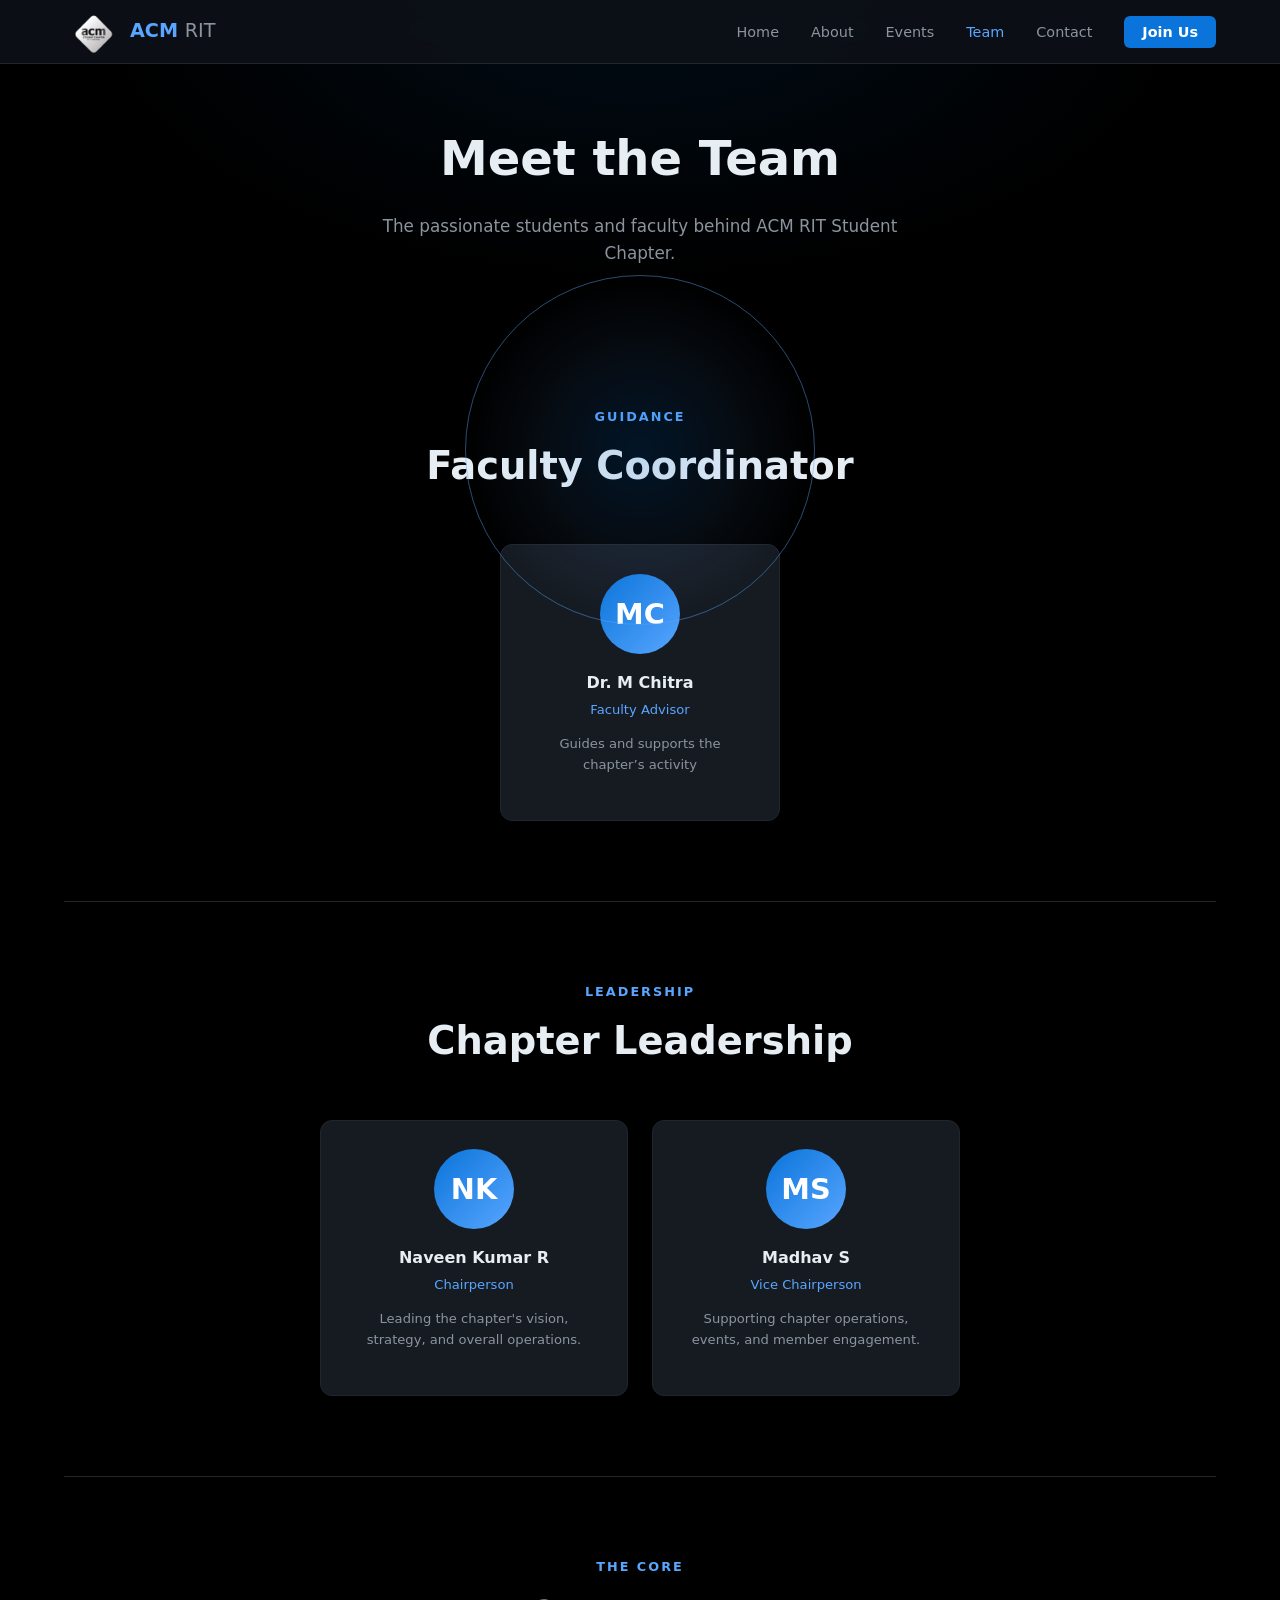
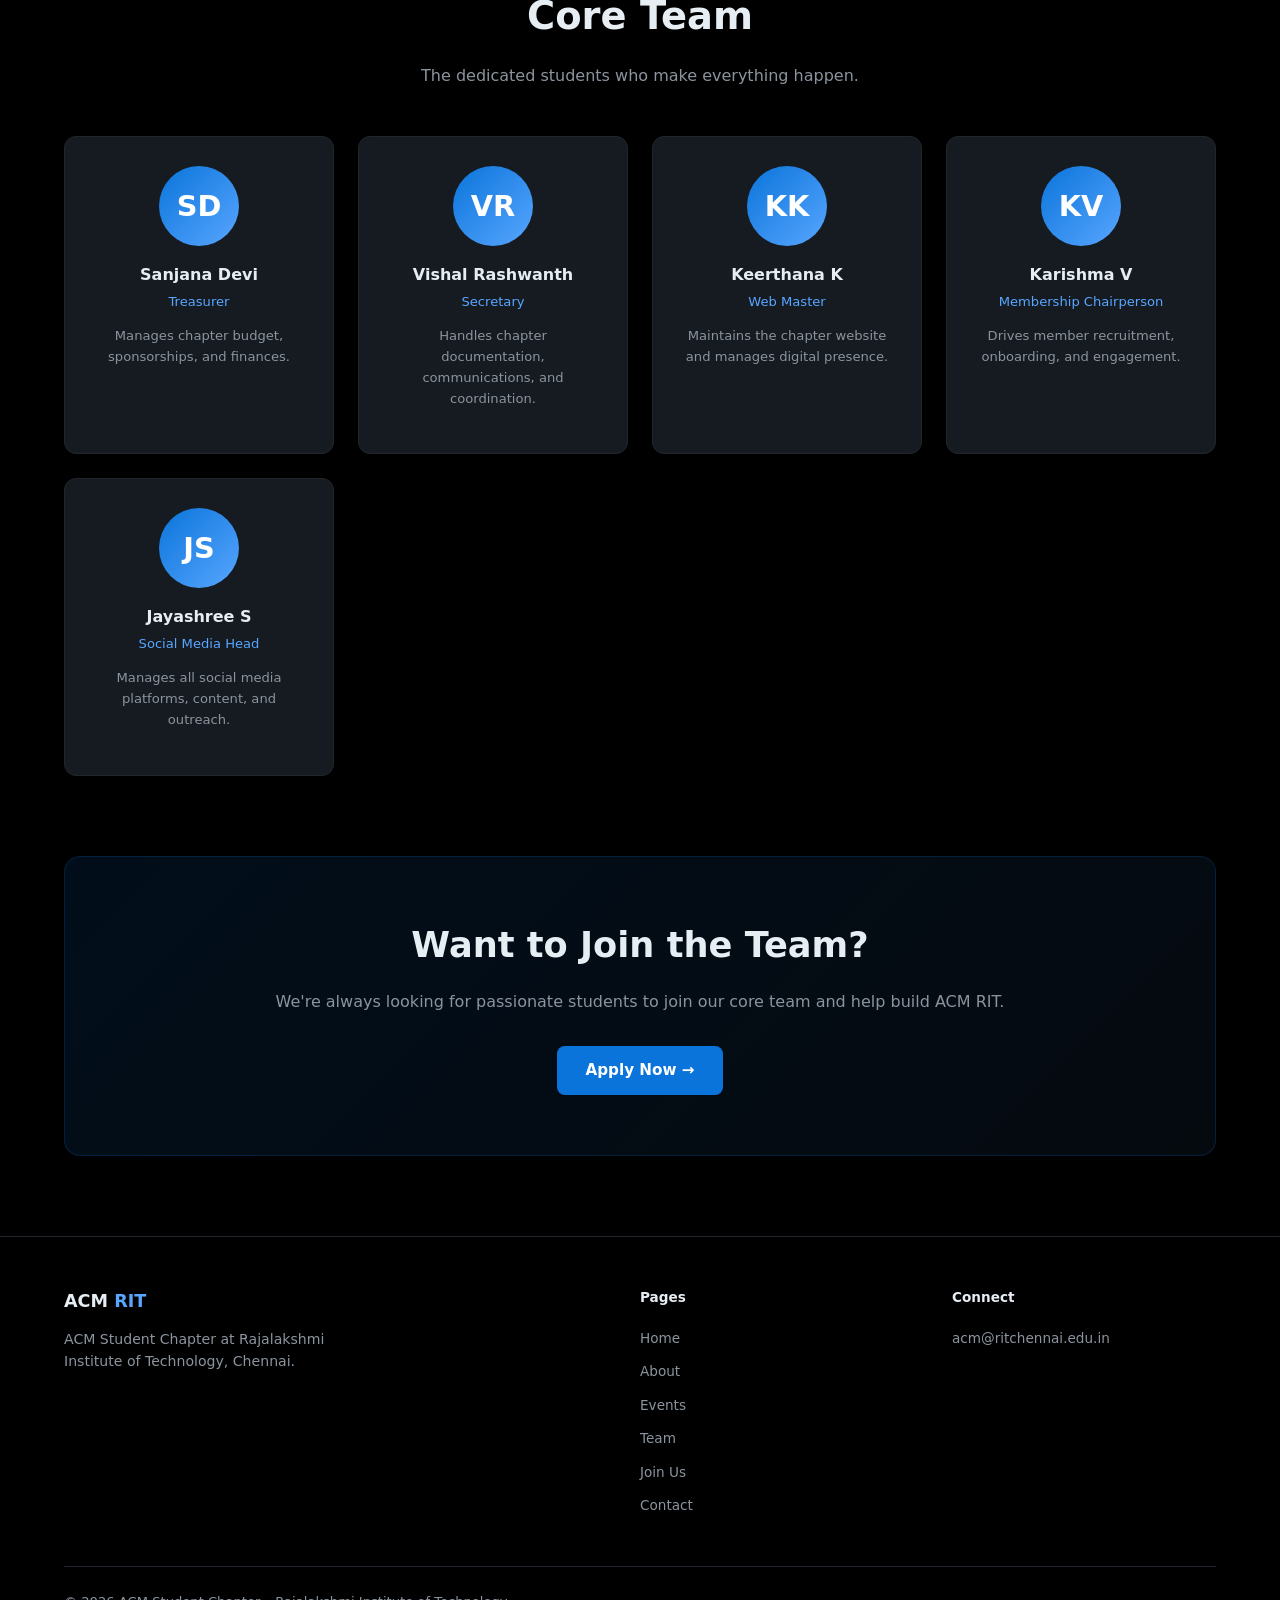
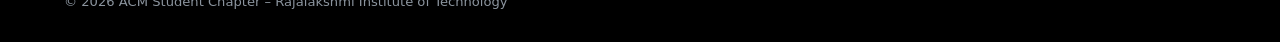
<file: team.html>
<!DOCTYPE html>
<html lang="en">
<head>
  <meta charset="UTF-8" />
  <meta name="viewport" content="width=device-width, initial-scale=1.0" />
  <title>Team – ACM RIT</title>
  <link rel="icon" type="image/png" href="acmrit-removebg-preview.png" />
  <link rel="stylesheet" href="style.css" />
</head>
<body>

  <nav>
    <a href="index.html" class="nav-logo">
      <img src="acmrit-removebg-preview.png" alt="ACM Logo" style="height:56px;width:56px;object-fit:contain;" />
      <span>ACM <span style="color:var(--muted);font-weight:400;">RIT</span></span>
    </a>
    <ul class="nav-links">
      <li><a href="index.html">Home</a></li>
      <li><a href="about.html">About</a></li>
      <li><a href="events.html">Events</a></li>
      <li><a href="team.html">Team</a></li>
      <li><a href="contact.html">Contact</a></li>
      <li><a href="join.html" class="nav-cta">Join Us</a></li>
    </ul>
    <button class="hamburger" aria-label="Menu">
      <span></span><span></span><span></span>
    </button>
  </nav>

  <div class="page-hero">
    
    <h1>Meet the Team</h1>
    <p>The passionate students and faculty behind ACM RIT Student Chapter.</p>
  </div>

  <!-- FACULTY -->
  <section>
    <div class="section-header center fade-in">
      <div class="section-label">Guidance</div>
      <h2 class="section-title">Faculty Coordinator</h2>
    </div>
    <div style="display:flex;justify-content:center;" class="fade-in">
      <div class="team-card" style="max-width:280px;width:100%;">
        <div class="team-avatar">MC</div>
        <h3>Dr. M Chitra</h3>
        <div class="role">Faculty Advisor</div>
        <p style="font-size:0.82rem;color:var(--muted);margin-bottom:1rem;">Guides and supports the chapter’s activity</p>
      </div>
    </div>
  </section>

  <div class="divider"></div>

  <!-- LEADERSHIP -->
  <section>
    <div class="section-header center fade-in">
      <div class="section-label">Leadership</div>
      <h2 class="section-title">Chapter Leadership</h2>
    </div>
    <div class="grid-2 fade-in" style="max-width:640px;margin:0 auto;">
      <div class="team-card">
        <div class="team-avatar">NK</div>
        <h3>Naveen Kumar R</h3>
        <div class="role">Chairperson</div>
        <p style="font-size:0.82rem;color:var(--muted);margin-bottom:1rem;">Leading the chapter's vision, strategy, and overall operations.</p>
      </div>
      <div class="team-card">
        <div class="team-avatar">MS</div>
        <h3>Madhav S</h3>
        <div class="role">Vice Chairperson</div>
        <p style="font-size:0.82rem;color:var(--muted);margin-bottom:1rem;">Supporting chapter operations, events, and member engagement.</p>
      </div>
    </div>
  </section>

  <div class="divider"></div>

  <!-- CORE TEAM -->
  <section>
    <div class="section-header center fade-in">
      <div class="section-label">The Core</div>
      <h2 class="section-title">Core Team</h2>
      <p class="section-sub">The dedicated students who make everything happen.</p>
    </div>
    <div class="grid-3 fade-in">

      <div class="team-card">
        <div class="team-avatar">SD</div>
        <h3>Sanjana Devi</h3>
        <div class="role">Treasurer</div>
        <p style="font-size:0.82rem;color:var(--muted);margin-bottom:1rem;">Manages chapter budget, sponsorships, and finances.</p>
      </div>

      <div class="team-card">
        <div class="team-avatar">VR</div>
        <h3>Vishal Rashwanth</h3>
        <div class="role">Secretary</div>
        <p style="font-size:0.82rem;color:var(--muted);margin-bottom:1rem;">Handles chapter documentation, communications, and coordination.</p>
      </div>

      <div class="team-card">
        <div class="team-avatar">KK</div>
        <h3>Keerthana K</h3>
        <div class="role">Web Master</div>
        <p style="font-size:0.82rem;color:var(--muted);margin-bottom:1rem;">Maintains the chapter website and manages digital presence.</p>
      </div>

      <div class="team-card">
        <div class="team-avatar">KV</div>
        <h3>Karishma V</h3>
        <div class="role">Membership Chairperson</div>
        <p style="font-size:0.82rem;color:var(--muted);margin-bottom:1rem;">Drives member recruitment, onboarding, and engagement.</p>
      </div>

      <div class="team-card">
        <div class="team-avatar">JS</div>
        <h3>Jayashree S</h3>
        <div class="role">Social Media Head</div>
        <p style="font-size:0.82rem;color:var(--muted);margin-bottom:1rem;">Manages all social media platforms, content, and outreach.</p>
      </div>

    </div>
  </section>

  <div class="cta-section fade-in">
    <h2>Want to Join the Team?</h2>
    <p>We're always looking for passionate students to join our core team and help build ACM RIT.</p>
    <a href="join.html" class="btn btn-primary">Apply Now →</a>
  </div>

  <footer>
    <div class="footer-grid">
      <div class="footer-brand">
        <div style="font-weight:700;font-size:1.1rem;">ACM <span style="color:var(--accent);">RIT</span></div>
        <p>ACM Student Chapter at Rajalakshmi Institute of Technology, Chennai.</p>
      </div>
      <div class="footer-col">
        <h4>Pages</h4>
        <ul>
          <li><a href="index.html">Home</a></li>
          <li><a href="about.html">About</a></li>
          <li><a href="events.html">Events</a></li>
          <li><a href="team.html">Team</a></li>
          <li><a href="join.html">Join Us</a></li>
          <li><a href="contact.html">Contact</a></li>
        </ul>
      </div>
      <div class="footer-col">
        <h4>Connect</h4>
        <ul>
          
          <li><a href="mailto:acm@ritchennai.edu.in">acm@ritchennai.edu.in</a></li>
        </ul>
      </div>
    </div>
    <div class="footer-bottom">
      <p>© 2026 ACM Student Chapter – Rajalakshmi Institute of Technology</p>
      
    </div>
  </footer>

  <script src="script.js"></script>
</body>
</html>
</file>
<file: style.css>
* {
  margin: 0;
  padding: 0;
  box-sizing: border-box;
}

:root {
  --primary: #0a74da;
  --dark: #000000;
  --darker: #000000;
  --card: #161b22;
  --border: #21262d;
  --text: #e6edf3;
  --muted: #8b949e;
  --accent: #58a6ff;
  --green: #3fb950;
}

html { scroll-behavior: smooth; }

body {
  font-family: 'Segoe UI', system-ui, sans-serif;
  background: var(--dark);
  color: var(--text);
  line-height: 1.6;
}

/* NAV */
nav {
  position: fixed;
  top: 0; left: 0; right: 0;
  z-index: 1000;
  background: rgba(13, 17, 23, 0.92);
  backdrop-filter: blur(12px);
  border-bottom: 1px solid var(--border);
  padding: 0 5%;
  display: flex;
  align-items: center;
  justify-content: space-between;
  height: 64px;
}

.nav-logo {
  display: flex;
  align-items: center;
  gap: 10px;
  text-decoration: none;
  font-weight: 700;
  font-size: 1.2rem;
  color: var(--text);
}

.nav-logo span {
  color: var(--accent);
}

.nav-logo img {
  height: 36px;
  width: 36px;
  border-radius: 6px;
}

.nav-links {
  display: flex;
  gap: 2rem;
  list-style: none;
}

.nav-links a {
  color: var(--muted);
  text-decoration: none;
  font-size: 0.9rem;
  transition: color 0.2s;
}

.nav-links a:hover, .nav-links a.active {
  color: var(--accent);
}

.nav-cta {
  background: var(--primary);
  color: #fff !important;
  padding: 8px 18px;
  border-radius: 6px;
  font-weight: 600;
  transition: background 0.2s !important;
}

.nav-cta:hover { background: #1a85f5 !important; color: #fff !important; }

.hamburger {
  display: none;
  flex-direction: column;
  gap: 5px;
  cursor: pointer;
  background: none;
  border: none;
  padding: 4px;
}

.hamburger span {
  display: block;
  width: 24px;
  height: 2px;
  background: var(--text);
  border-radius: 2px;
  transition: all 0.3s;
}

/* HERO */
.hero {
  min-height: 100vh;
  display: flex;
  align-items: center;
  justify-content: center;
  text-align: center;
  padding: 100px 5% 60px;
  background: radial-gradient(ellipse at 50% 0%, rgba(10, 116, 218, 0.15) 0%, transparent 70%);
  position: relative;
  overflow: hidden;
}

.hero::before {
  content: '';
  position: absolute;
  inset: 0;
  background: url("data:image/svg+xml,%3Csvg width='60' height='60' viewBox='0 0 60 60' xmlns='http://www.w3.org/2000/svg'%3E%3Cg fill='none' fill-rule='evenodd'%3E%3Cg fill='%230a74da' fill-opacity='0.04'%3E%3Cpath d='M36 34v-4h-2v4h-4v2h4v4h2v-4h4v-2h-4zm0-30V0h-2v4h-4v2h4v4h2V6h4V4h-4zM6 34v-4H4v4H0v2h4v4h2v-4h4v-2H6zM6 4V0H4v4H0v2h4v4h2V6h4V4H6z'/%3E%3C/g%3E%3C/g%3E%3C/svg%3E");
  pointer-events: none;
}

.hero-badge {
  display: inline-block;
  background: rgba(10, 116, 218, 0.15);
  border: 1px solid rgba(10, 116, 218, 0.4);
  color: var(--accent);
  padding: 6px 16px;
  border-radius: 20px;
  font-size: 0.82rem;
  font-weight: 600;
  letter-spacing: 0.5px;
  margin-bottom: 1.5rem;
}

.hero h1 {
  font-size: clamp(2.2rem, 5vw, 4rem);
  font-weight: 800;
  line-height: 1.15;
  margin-bottom: 1rem;
  background: linear-gradient(135deg, #fff 0%, var(--accent) 100%);
  -webkit-background-clip: text;
  -webkit-text-fill-color: transparent;
  background-clip: text;
}

.hero p {
  font-size: 1.1rem;
  color: var(--muted);
  max-width: 560px;
  margin: 0 auto 2.5rem;
}

.btn-group {
  display: flex;
  gap: 1rem;
  justify-content: center;
  flex-wrap: wrap;
}

.btn {
  padding: 12px 28px;
  border-radius: 8px;
  font-size: 0.95rem;
  font-weight: 600;
  text-decoration: none;
  transition: all 0.2s;
  cursor: pointer;
  border: none;
  display: inline-block;
}

.btn-primary {
  background: var(--primary);
  color: #fff;
}

.btn-primary:hover { background: #1a85f5; transform: translateY(-2px); }

.btn-outline {
  background: transparent;
  color: var(--text);
  border: 1px solid var(--border);
}

.btn-outline:hover { border-color: var(--accent); color: var(--accent); transform: translateY(-2px); }

/* SECTIONS */
section {
  padding: 80px 5%;
}

.section-label {
  color: var(--accent);
  font-size: 0.8rem;
  font-weight: 700;
  letter-spacing: 2px;
  text-transform: uppercase;
  margin-bottom: 0.5rem;
}

.section-title {
  font-size: clamp(1.6rem, 3vw, 2.4rem);
  font-weight: 700;
  margin-bottom: 1rem;
}

.section-sub {
  color: var(--muted);
  max-width: 560px;
  margin-bottom: 3rem;
}

.section-header { margin-bottom: 3rem; }
.section-header.center { text-align: center; }
.section-header.center .section-sub { margin: 0 auto 3rem; }

/* GRID */
.grid-2 { display: grid; grid-template-columns: repeat(auto-fit, minmax(280px, 1fr)); gap: 1.5rem; }
.grid-3 { display: grid; grid-template-columns: repeat(auto-fit, minmax(240px, 1fr)); gap: 1.5rem; }
.grid-4 { display: grid; grid-template-columns: repeat(auto-fit, minmax(200px, 1fr)); gap: 1.5rem; }

/* CARD */
.card {
  background: var(--card);
  border: 1px solid var(--border);
  border-radius: 12px;
  padding: 1.8rem;
  transition: border-color 0.2s, transform 0.2s;
}

.card:hover {
  border-color: var(--accent);
  transform: translateY(-4px);
}

.card-icon {
  font-size: 2rem;
  margin-bottom: 1rem;
}

.card h3 {
  font-size: 1.05rem;
  font-weight: 600;
  margin-bottom: 0.5rem;
}

.card p {
  color: var(--muted);
  font-size: 0.9rem;
}

/* WHY JOIN */
.why-grid {
  display: grid;
  grid-template-columns: repeat(auto-fit, minmax(180px, 1fr));
  gap: 1.2rem;
}

.why-card {
  background: var(--card);
  border: 1px solid var(--border);
  border-radius: 10px;
  padding: 1.5rem 1.2rem;
  text-align: center;
  transition: all 0.2s;
}

.why-card:hover {
  border-color: var(--accent);
  background: rgba(88, 166, 255, 0.05);
}

.why-card .icon { font-size: 2rem; margin-bottom: 0.8rem; }
.why-card h4 { font-size: 0.95rem; font-weight: 600; margin-bottom: 0.3rem; }
.why-card p { font-size: 0.82rem; color: var(--muted); }

/* EVENTS */
.event-card {
  background: var(--card);
  border: 1px solid var(--border);
  border-radius: 12px;
  padding: 1.5rem;
  display: flex;
  gap: 1.2rem;
  align-items: flex-start;
  transition: all 0.2s;
}

.event-card:hover { border-color: var(--accent); transform: translateY(-3px); }

.event-date {
  background: rgba(10, 116, 218, 0.15);
  border: 1px solid rgba(10, 116, 218, 0.3);
  border-radius: 8px;
  padding: 0.6rem 1rem;
  text-align: center;
  min-width: 60px;
  flex-shrink: 0;
}

.event-date .month { font-size: 0.7rem; color: var(--accent); font-weight: 700; text-transform: uppercase; }
.event-date .day { font-size: 1.4rem; font-weight: 800; line-height: 1; }

.event-info h3 { font-size: 1rem; font-weight: 600; margin-bottom: 0.3rem; }
.event-info p { font-size: 0.85rem; color: var(--muted); margin-bottom: 0.5rem; }

.tag {
  display: inline-block;
  padding: 3px 10px;
  border-radius: 20px;
  font-size: 0.75rem;
  font-weight: 600;
}

.tag-upcoming { background: rgba(63, 185, 80, 0.15); color: var(--green); border: 1px solid rgba(63, 185, 80, 0.3); }
.tag-soon { background: rgba(10, 116, 218, 0.15); color: var(--accent); border: 1px solid rgba(10, 116, 218, 0.3); }
.tag-planned { background: rgba(139, 148, 158, 0.15); color: var(--muted); border: 1px solid var(--border); }

/* TEAM */
.team-card {
  background: var(--card);
  border: 1px solid var(--border);
  border-radius: 12px;
  padding: 1.8rem;
  text-align: center;
  transition: all 0.2s;
}

.team-card:hover { border-color: var(--accent); transform: translateY(-4px); }

.team-avatar {
  width: 80px;
  height: 80px;
  border-radius: 50%;
  background: linear-gradient(135deg, var(--primary), var(--accent));
  display: flex;
  align-items: center;
  justify-content: center;
  font-size: 1.8rem;
  font-weight: 700;
  margin: 0 auto 1rem;
  color: #fff;
  overflow: hidden;
}

.team-avatar img { width: 100%; height: 100%; object-fit: cover; }

.team-card h3 { font-size: 1rem; font-weight: 600; margin-bottom: 0.2rem; }
.team-card .role { font-size: 0.82rem; color: var(--accent); margin-bottom: 0.8rem; }

.linkedin-btn {
  display: inline-flex;
  align-items: center;
  gap: 6px;
  padding: 6px 14px;
  border: 1px solid var(--border);
  border-radius: 6px;
  color: var(--muted);
  text-decoration: none;
  font-size: 0.8rem;
  transition: all 0.2s;
}

.linkedin-btn:hover { border-color: #0a66c2; color: #0a66c2; }

/* CTA SECTION */
.cta-section {
  background: linear-gradient(135deg, rgba(10, 116, 218, 0.12) 0%, rgba(88, 166, 255, 0.06) 100%);
  border: 1px solid rgba(10, 116, 218, 0.2);
  border-radius: 16px;
  padding: 60px 5%;
  text-align: center;
  margin: 0 5% 80px;
}

.cta-section h2 { font-size: clamp(1.6rem, 3vw, 2.2rem); font-weight: 700; margin-bottom: 1rem; }
.cta-section p { color: var(--muted); margin-bottom: 2rem; }

/* FORM */
.form-group { margin-bottom: 1.2rem; }

.form-group label {
  display: block;
  font-size: 0.85rem;
  color: var(--muted);
  margin-bottom: 0.4rem;
  font-weight: 500;
}

.form-group input,
.form-group select,
.form-group textarea {
  width: 100%;
  background: var(--card);
  border: 1px solid var(--border);
  border-radius: 8px;
  padding: 10px 14px;
  color: var(--text);
  font-size: 0.9rem;
  font-family: inherit;
  transition: border-color 0.2s;
  outline: none;
}

.form-group input:focus,
.form-group select:focus,
.form-group textarea:focus {
  border-color: var(--accent);
}

.form-group textarea { resize: vertical; min-height: 100px; }

.form-row { display: grid; grid-template-columns: 1fr 1fr; gap: 1rem; }

/* PAGE HERO */
.page-hero {
  padding: 120px 5% 60px;
  text-align: center;
  background: radial-gradient(ellipse at 50% 0%, rgba(10, 116, 218, 0.1) 0%, transparent 60%);
}

.page-hero h1 {
  font-size: clamp(2rem, 4vw, 3rem);
  font-weight: 800;
  margin-bottom: 1rem;
}

.page-hero p { color: var(--muted); font-size: 1.05rem; max-width: 520px; margin: 0 auto; }

/* DIVIDER */
.divider {
  height: 1px;
  background: var(--border);
  margin: 0 5%;
}

/* FOOTER */
footer {
  background: var(--darker);
  border-top: 1px solid var(--border);
  padding: 50px 5% 30px;
}

.footer-grid {
  display: grid;
  grid-template-columns: 2fr 1fr 1fr;
  gap: 3rem;
  margin-bottom: 2.5rem;
}

.footer-brand p { color: var(--muted); font-size: 0.88rem; margin-top: 0.8rem; max-width: 280px; }

.footer-col h4 { font-size: 0.85rem; font-weight: 700; margin-bottom: 1rem; color: var(--text); }

.footer-col ul { list-style: none; }
.footer-col ul li { margin-bottom: 0.5rem; }
.footer-col ul li a { color: var(--muted); text-decoration: none; font-size: 0.85rem; transition: color 0.2s; }
.footer-col ul li a:hover { color: var(--accent); }

.footer-bottom {
  border-top: 1px solid var(--border);
  padding-top: 1.5rem;
  display: flex;
  justify-content: space-between;
  align-items: center;
  flex-wrap: wrap;
  gap: 1rem;
}

.footer-bottom p { color: var(--muted); font-size: 0.82rem; }

.social-links { display: flex; gap: 0.8rem; }

.social-links a {
  width: 34px;
  height: 34px;
  border: 1px solid var(--border);
  border-radius: 6px;
  display: flex;
  align-items: center;
  justify-content: center;
  color: var(--muted);
  text-decoration: none;
  font-size: 0.85rem;
  transition: all 0.2s;
}

.social-links a:hover { border-color: var(--accent); color: var(--accent); }

/* ABOUT PAGE */
.about-intro {
  display: grid;
  grid-template-columns: 1fr 1fr;
  gap: 4rem;
  align-items: center;
}

.about-visual {
  background: var(--card);
  border: 1px solid var(--border);
  border-radius: 16px;
  padding: 2.5rem;
  text-align: center;
}

.about-visual .big-icon { font-size: 5rem; margin-bottom: 1rem; }
.about-visual h3 { font-size: 1.2rem; font-weight: 700; margin-bottom: 0.5rem; }
.about-visual p { color: var(--muted); font-size: 0.9rem; }

.vm-grid {
  display: grid;
  grid-template-columns: 1fr 1fr;
  gap: 1.5rem;
}

.vm-card {
  background: var(--card);
  border: 1px solid var(--border);
  border-radius: 12px;
  padding: 2rem;
}

.vm-card h3 { font-size: 1.1rem; font-weight: 700; margin-bottom: 1rem; color: var(--accent); }
.vm-card ul { list-style: none; }
.vm-card ul li { color: var(--muted); font-size: 0.9rem; padding: 0.3rem 0; padding-left: 1.2rem; position: relative; }
.vm-card ul li::before { content: '→'; position: absolute; left: 0; color: var(--accent); }

/* CONTACT */
.contact-grid {
  display: grid;
  grid-template-columns: 1fr 1.5fr;
  gap: 3rem;
  align-items: start;
}

.contact-info-card {
  background: var(--card);
  border: 1px solid var(--border);
  border-radius: 12px;
  padding: 2rem;
}

.contact-item {
  display: flex;
  gap: 1rem;
  align-items: flex-start;
  padding: 1rem 0;
  border-bottom: 1px solid var(--border);
}

.contact-item:last-child { border-bottom: none; }

.contact-item .ci-icon {
  font-size: 1.3rem;
  width: 40px;
  height: 40px;
  background: rgba(10, 116, 218, 0.1);
  border-radius: 8px;
  display: flex;
  align-items: center;
  justify-content: center;
  flex-shrink: 0;
}

.contact-item h4 { font-size: 0.85rem; font-weight: 600; margin-bottom: 0.2rem; }
.contact-item p, .contact-item a { font-size: 0.88rem; color: var(--muted); text-decoration: none; }
.contact-item a:hover { color: var(--accent); }

/* BENEFITS */
.benefit-item {
  display: flex;
  gap: 1rem;
  align-items: flex-start;
  padding: 1rem 0;
  border-bottom: 1px solid var(--border);
}

.benefit-item:last-child { border-bottom: none; }
.benefit-item h4 { font-size: 0.95rem; font-weight: 600; margin-bottom: 0.2rem; }
.benefit-item p { font-size: 0.85rem; color: var(--muted); }

/* ANIMATED ICONS */
.anim-icon {
  width: 36px;
  height: 36px;
  flex-shrink: 0;
  display: flex;
  align-items: center;
  justify-content: center;
  border-radius: 8px;
  background: rgba(10, 116, 218, 0.1);
  border: 1px solid rgba(10, 116, 218, 0.2);
  margin-top: 2px;
}

.anim-icon svg {
  width: 18px;
  height: 18px;
  stroke: var(--accent);
  fill: none;
  stroke-width: 1.8;
  stroke-linecap: round;
  stroke-linejoin: round;
}

.benefit-item:hover .anim-icon {
  background: rgba(10, 116, 218, 0.2);
  border-color: var(--accent);
  transition: all 0.2s;
}

.benefit-item:hover .anim-icon svg {
  animation: icon-pulse 0.4s ease;
}

@keyframes icon-pulse {
  0% { transform: scale(1); }
  50% { transform: scale(1.25); }
  100% { transform: scale(1); }
}

/* CARD ICON ANIMATED */
.card-icon-svg {
  width: 40px;
  height: 40px;
  display: flex;
  align-items: center;
  justify-content: center;
  border-radius: 10px;
  background: rgba(10, 116, 218, 0.1);
  border: 1px solid rgba(10, 116, 218, 0.2);
  margin-bottom: 1rem;
}

.card-icon-svg svg {
  width: 20px;
  height: 20px;
  stroke: var(--accent);
  fill: none;
  stroke-width: 1.8;
  stroke-linecap: round;
  stroke-linejoin: round;
}

.card:hover .card-icon-svg svg {
  animation: icon-pulse 0.4s ease;
}

/* RESPONSIVE */
@media (max-width: 768px) {
  .nav-links { display: none; flex-direction: column; position: absolute; top: 64px; left: 0; right: 0; background: var(--darker); border-bottom: 1px solid var(--border); padding: 1rem 5%; gap: 0; }
  .nav-links.open { display: flex; }
  .nav-links li { padding: 0.7rem 0; border-bottom: 1px solid var(--border); }
  .nav-links li:last-child { border-bottom: none; }
  .hamburger { display: flex; }
  .footer-grid { grid-template-columns: 1fr; gap: 2rem; }
  .about-intro { grid-template-columns: 1fr; }
  .vm-grid { grid-template-columns: 1fr; }
  .contact-grid { grid-template-columns: 1fr; }
  .form-row { grid-template-columns: 1fr; }
  .cta-section { margin: 0 0 60px; border-radius: 0; border-left: none; border-right: none; }
}

@media (max-width: 480px) {
  section { padding: 60px 4%; }
  .hero { padding: 90px 4% 50px; }
}

/* CURSOR GLOW */
.cursor-glow {
  position: fixed;
  top: 0;
  left: 0;
  width: 350px;
  height: 350px;
  border-radius: 50%;
  background: radial-gradient(circle, rgba(10, 116, 218, 0.18) 0%, rgba(88, 166, 255, 0.07) 40%, transparent 70%);
  pointer-events: none;
  z-index: 9999;
  transform: translate(-50%, -50%);
  will-change: transform;
  filter: blur(6px);
}

.cursor-wave {
  position: fixed;
  top: 0;
  left: 0;
  width: 350px;
  height: 350px;
  border-radius: 50%;
  pointer-events: none;
  z-index: 9998;
  transform: translate(-50%, -50%);
  will-change: transform;
}

.cursor-wave::before,
.cursor-wave::after {
  content: '';
  position: absolute;
  inset: 0;
  border-radius: 50%;
  border: 1px solid rgba(88, 166, 255, 0.25);
  animation: wave-ring 2s ease-out infinite;
}

.cursor-wave::after {
  animation-delay: 1s;
}

@keyframes wave-ring {
  0%   { transform: scale(0.6); opacity: 0.6; }
  100% { transform: scale(1.4); opacity: 0; }
}


.fade-in {
  opacity: 0;
  transform: translateY(20px);
  transition: opacity 0.5s ease, transform 0.5s ease;
}

.fade-in.visible {
  opacity: 1;
  transform: translateY(0);
}
</file>
